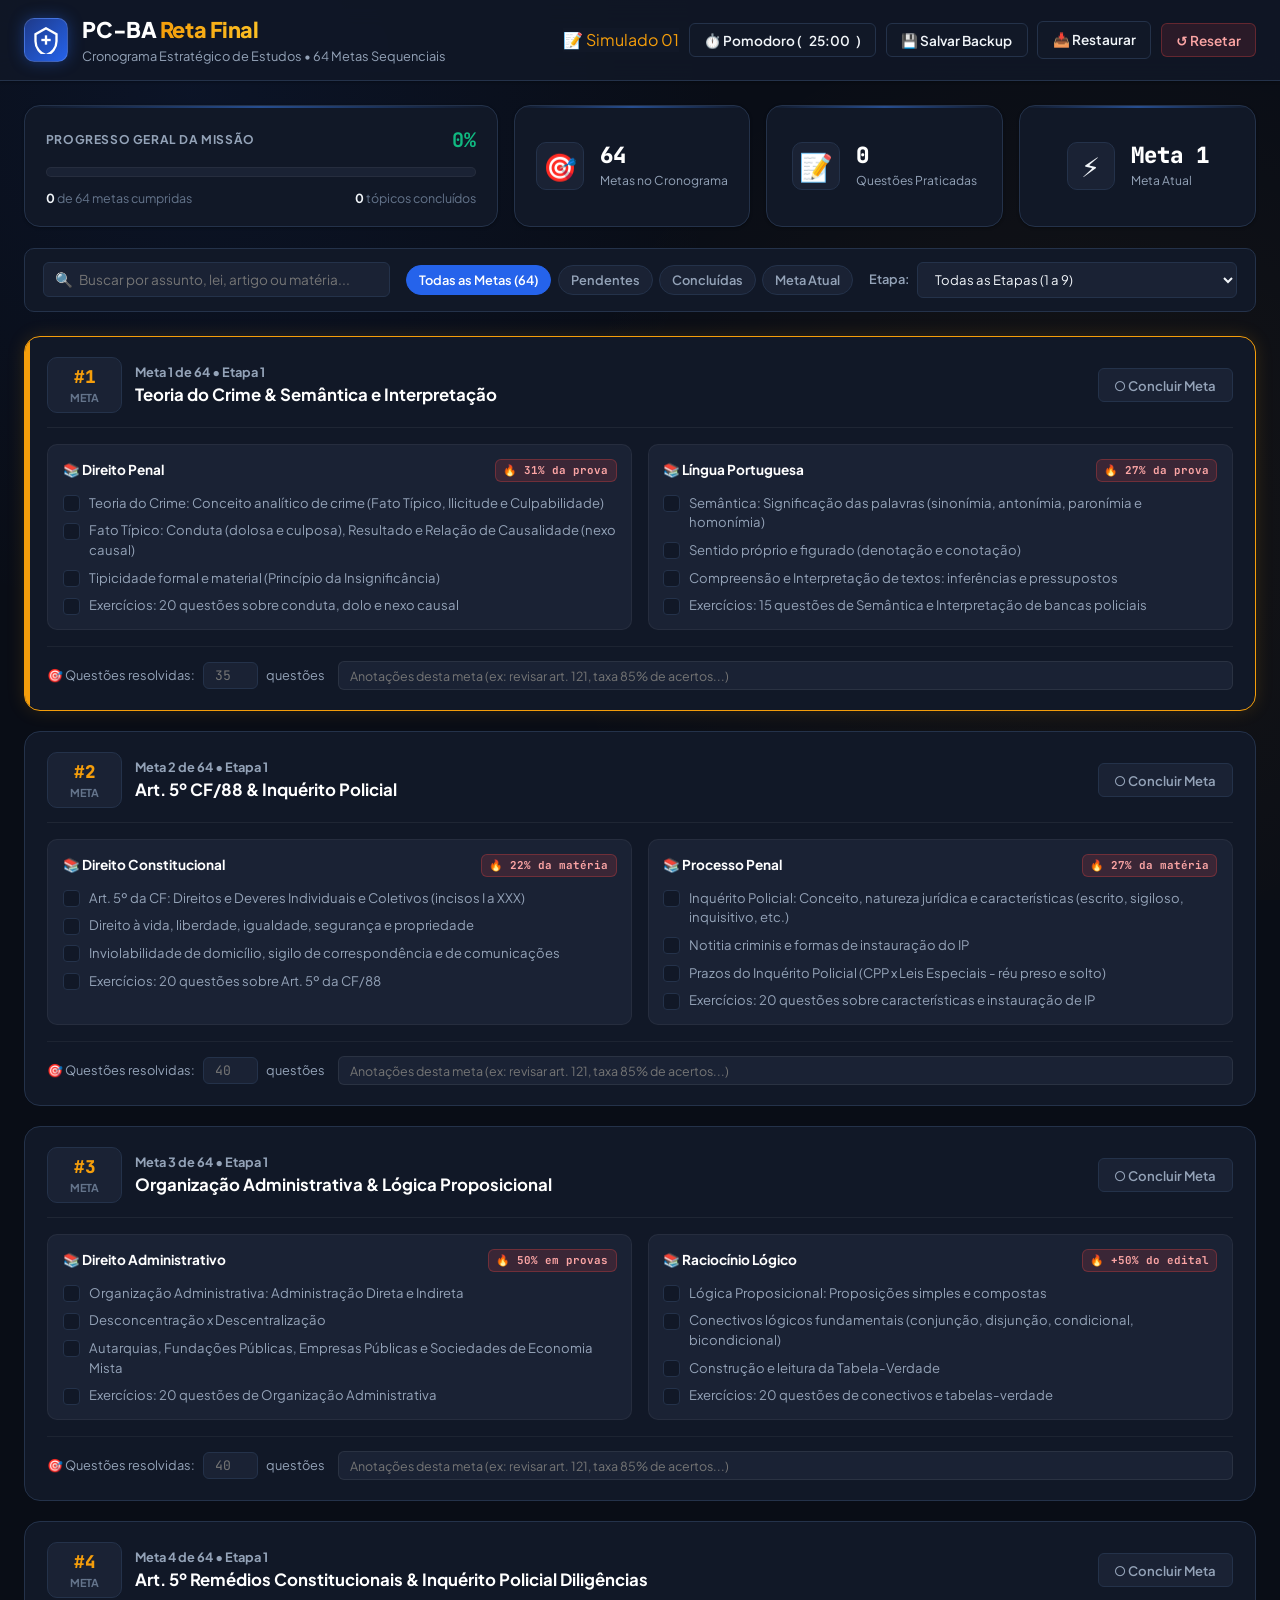
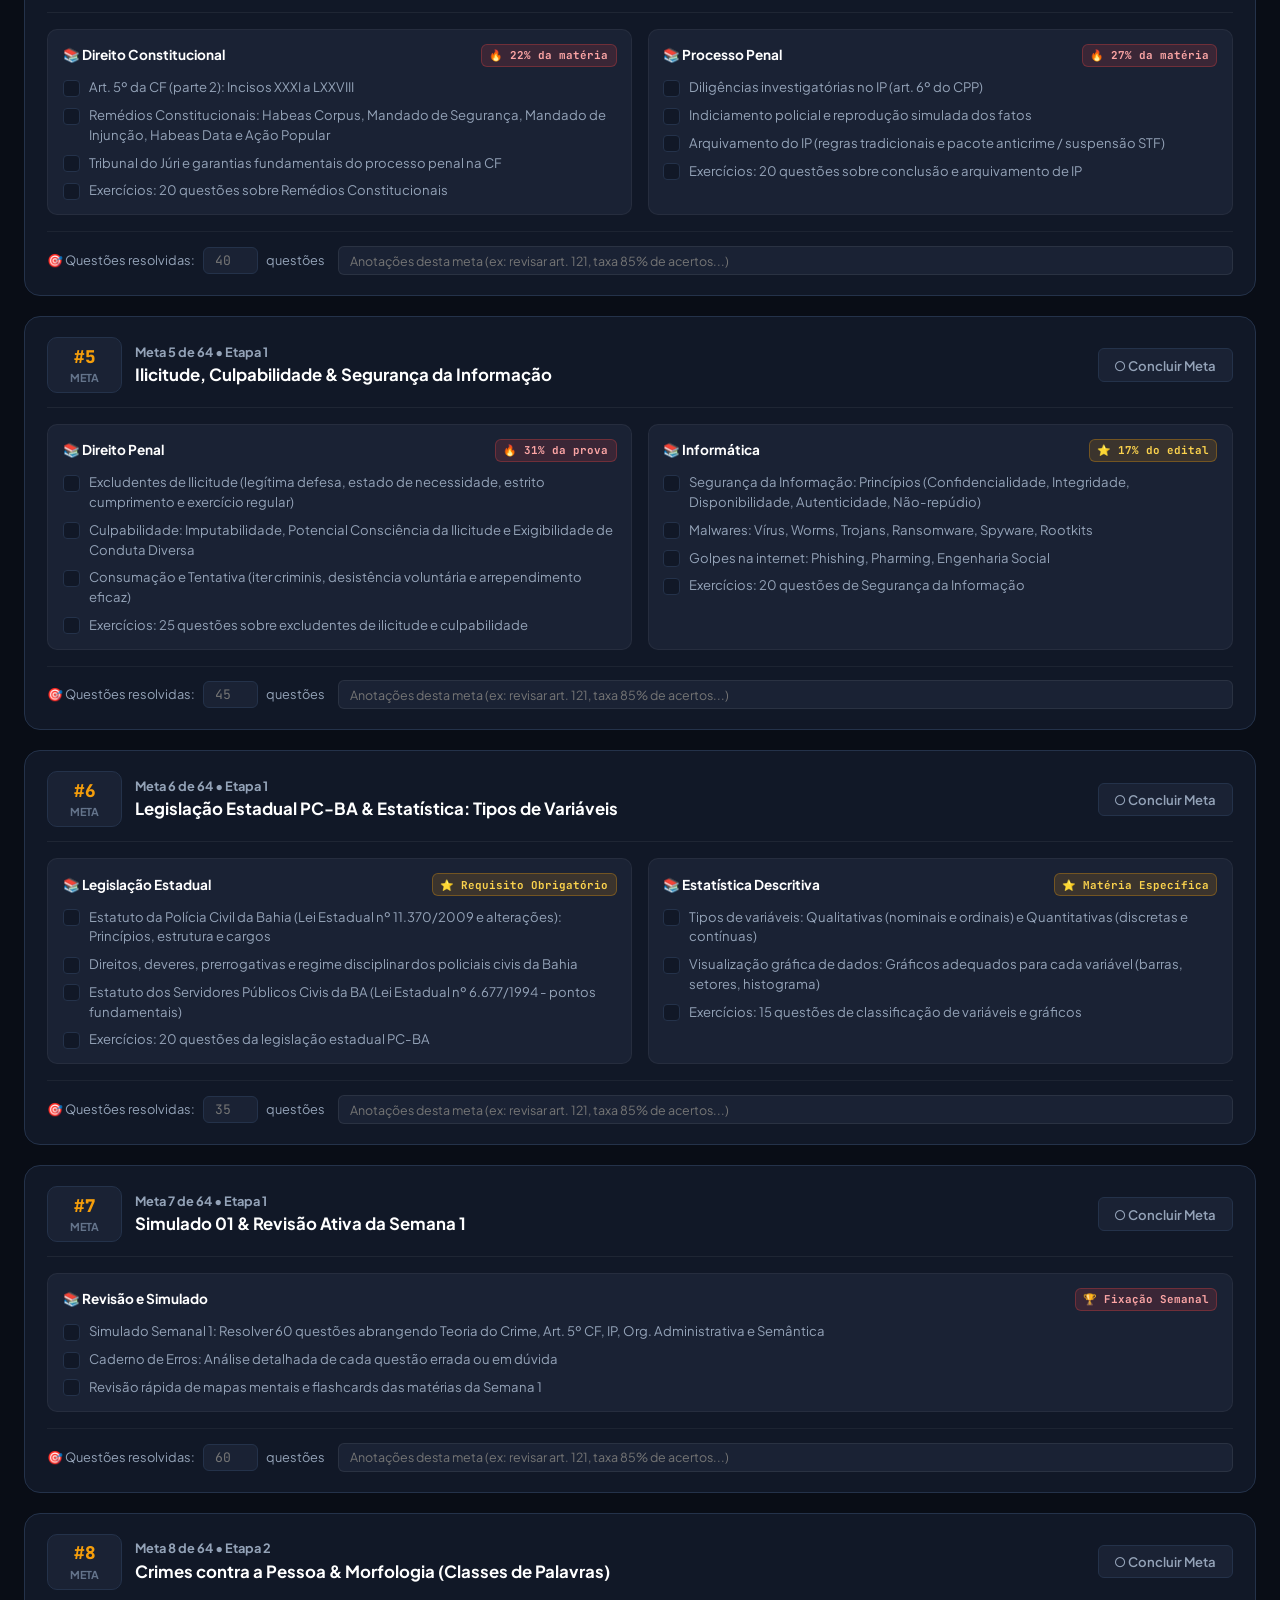
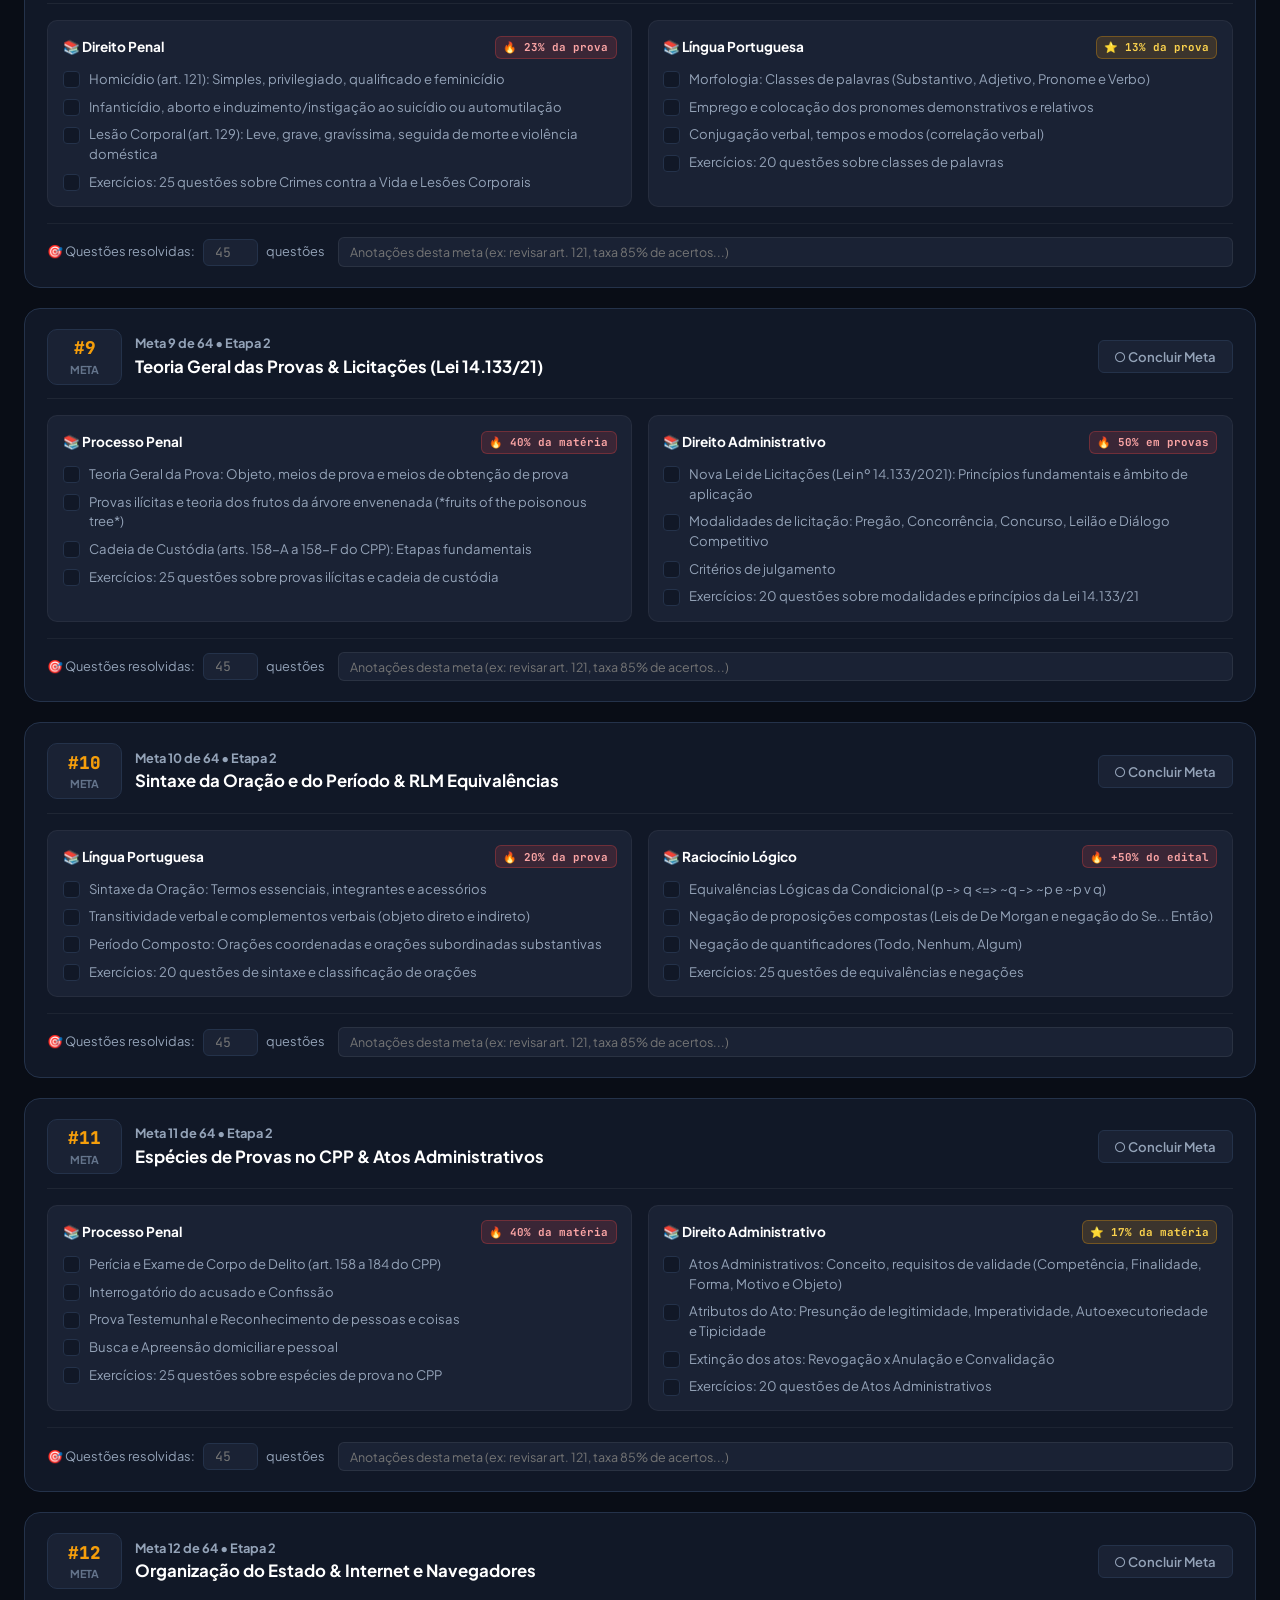
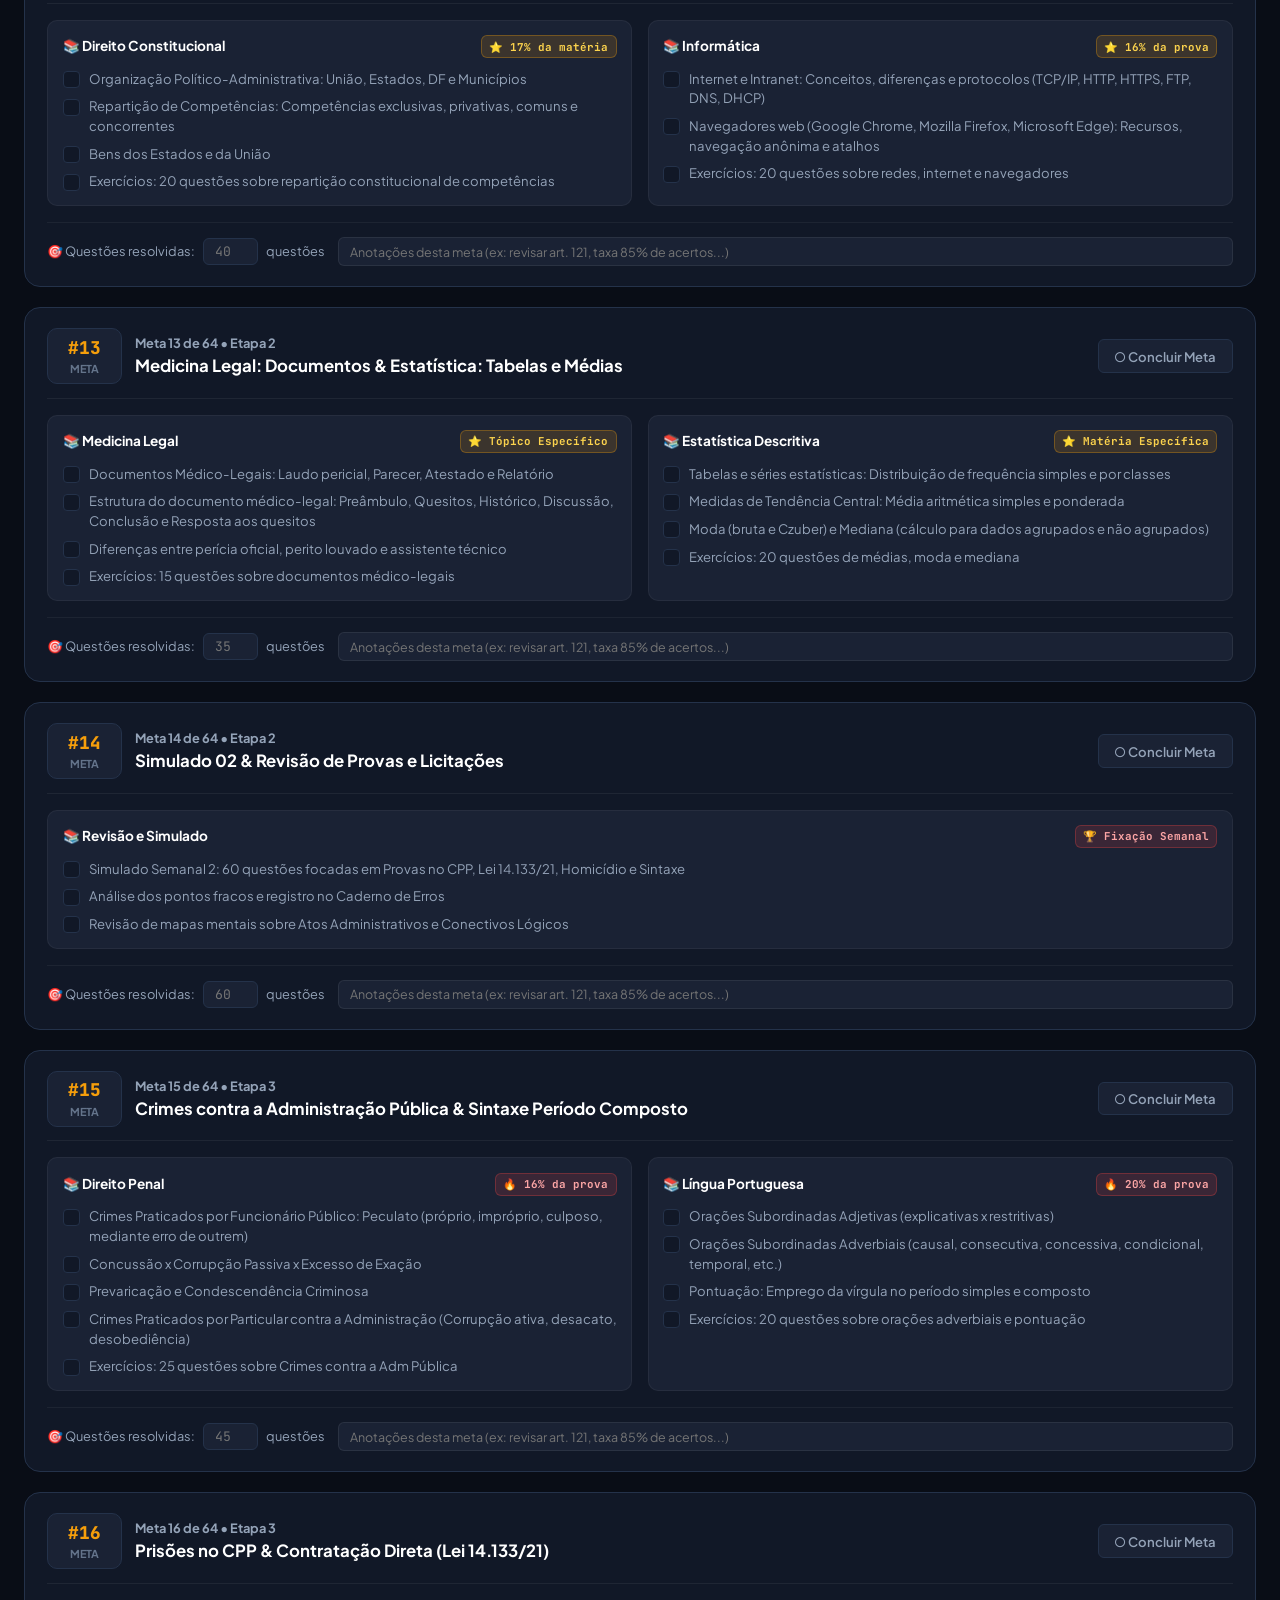
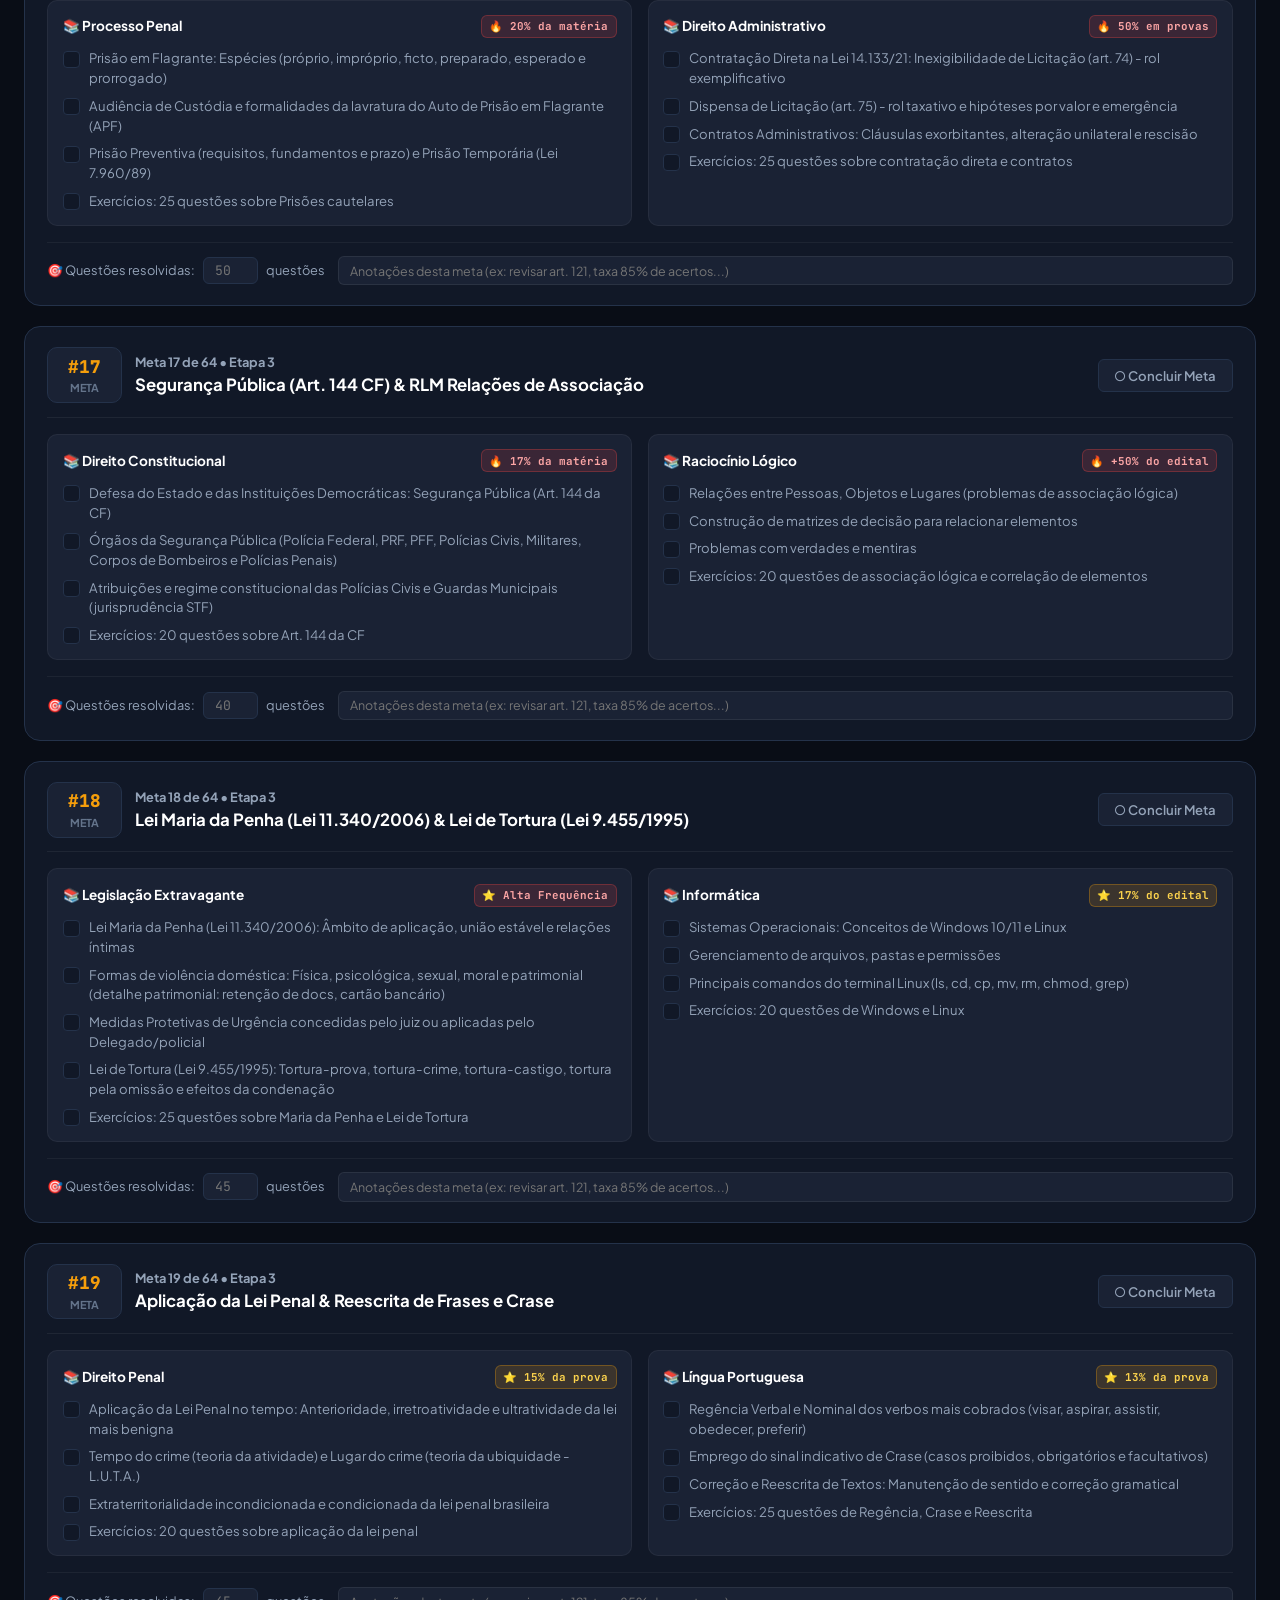
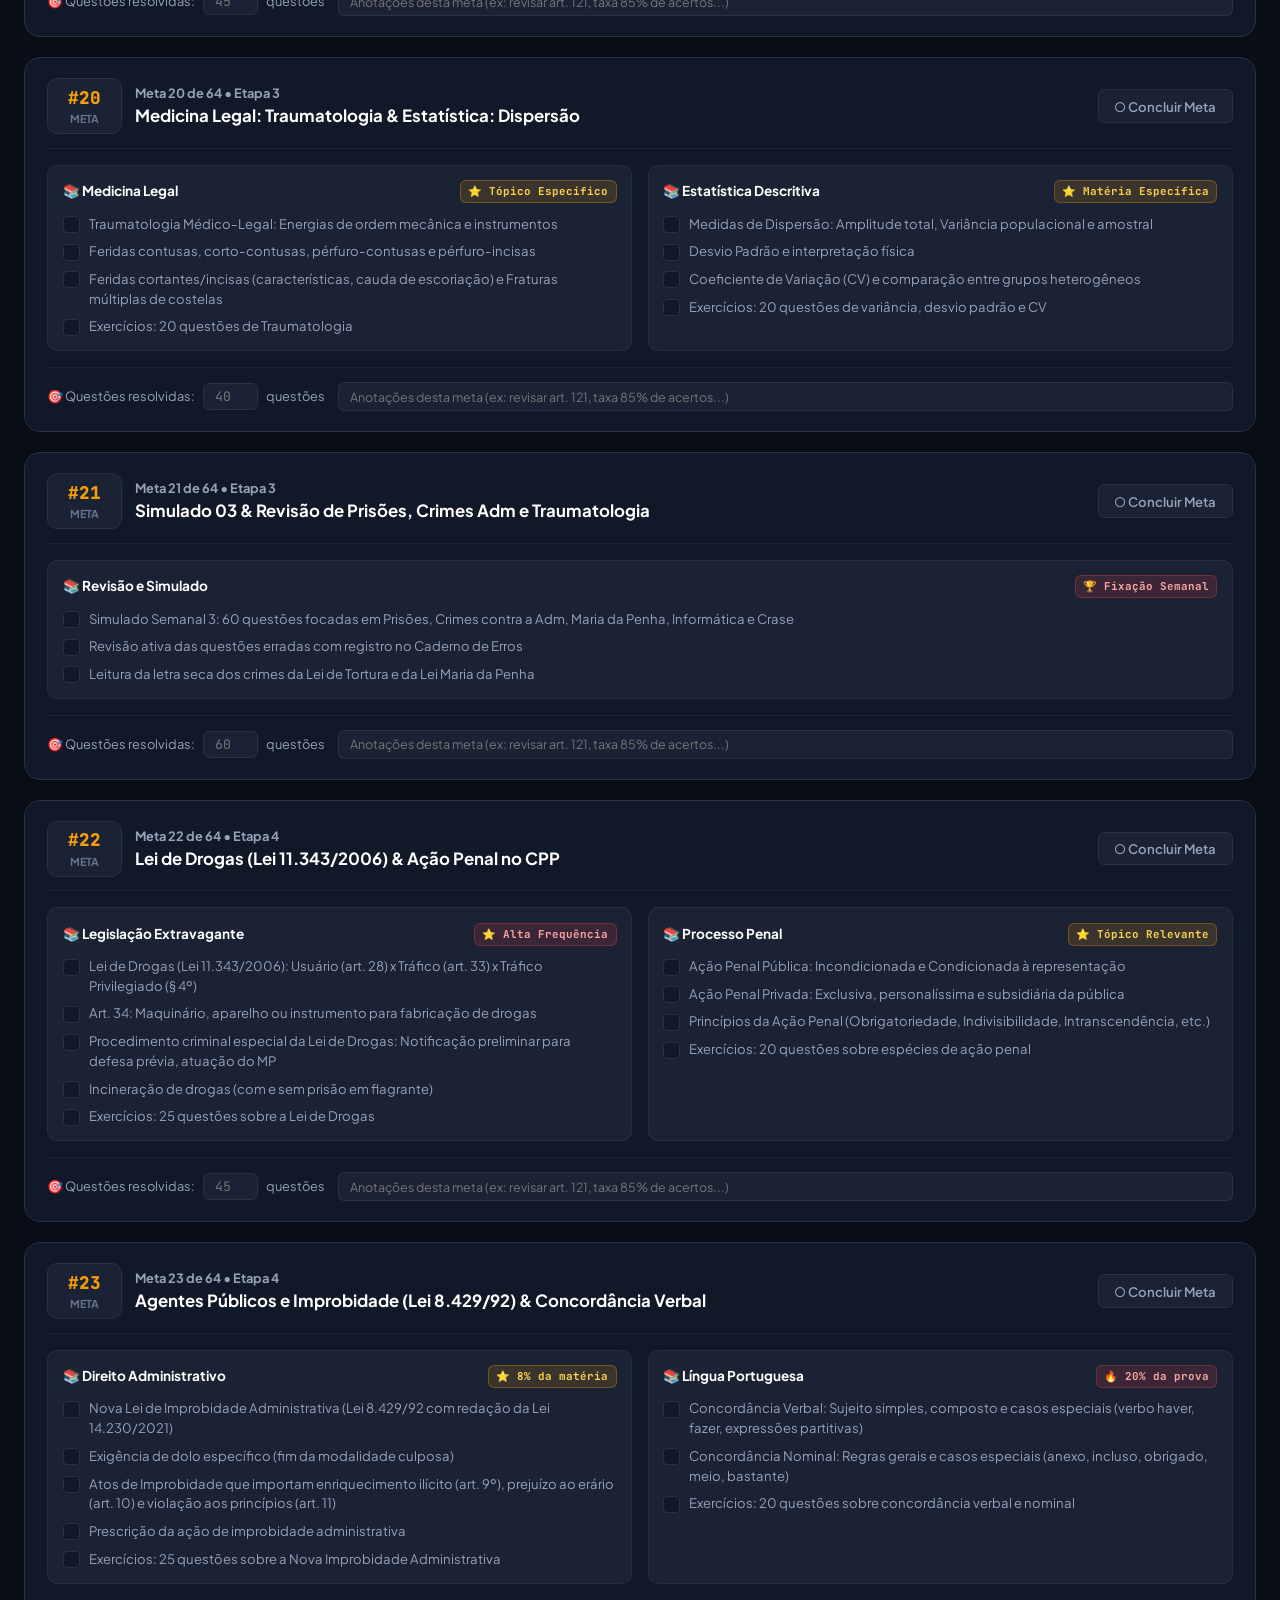
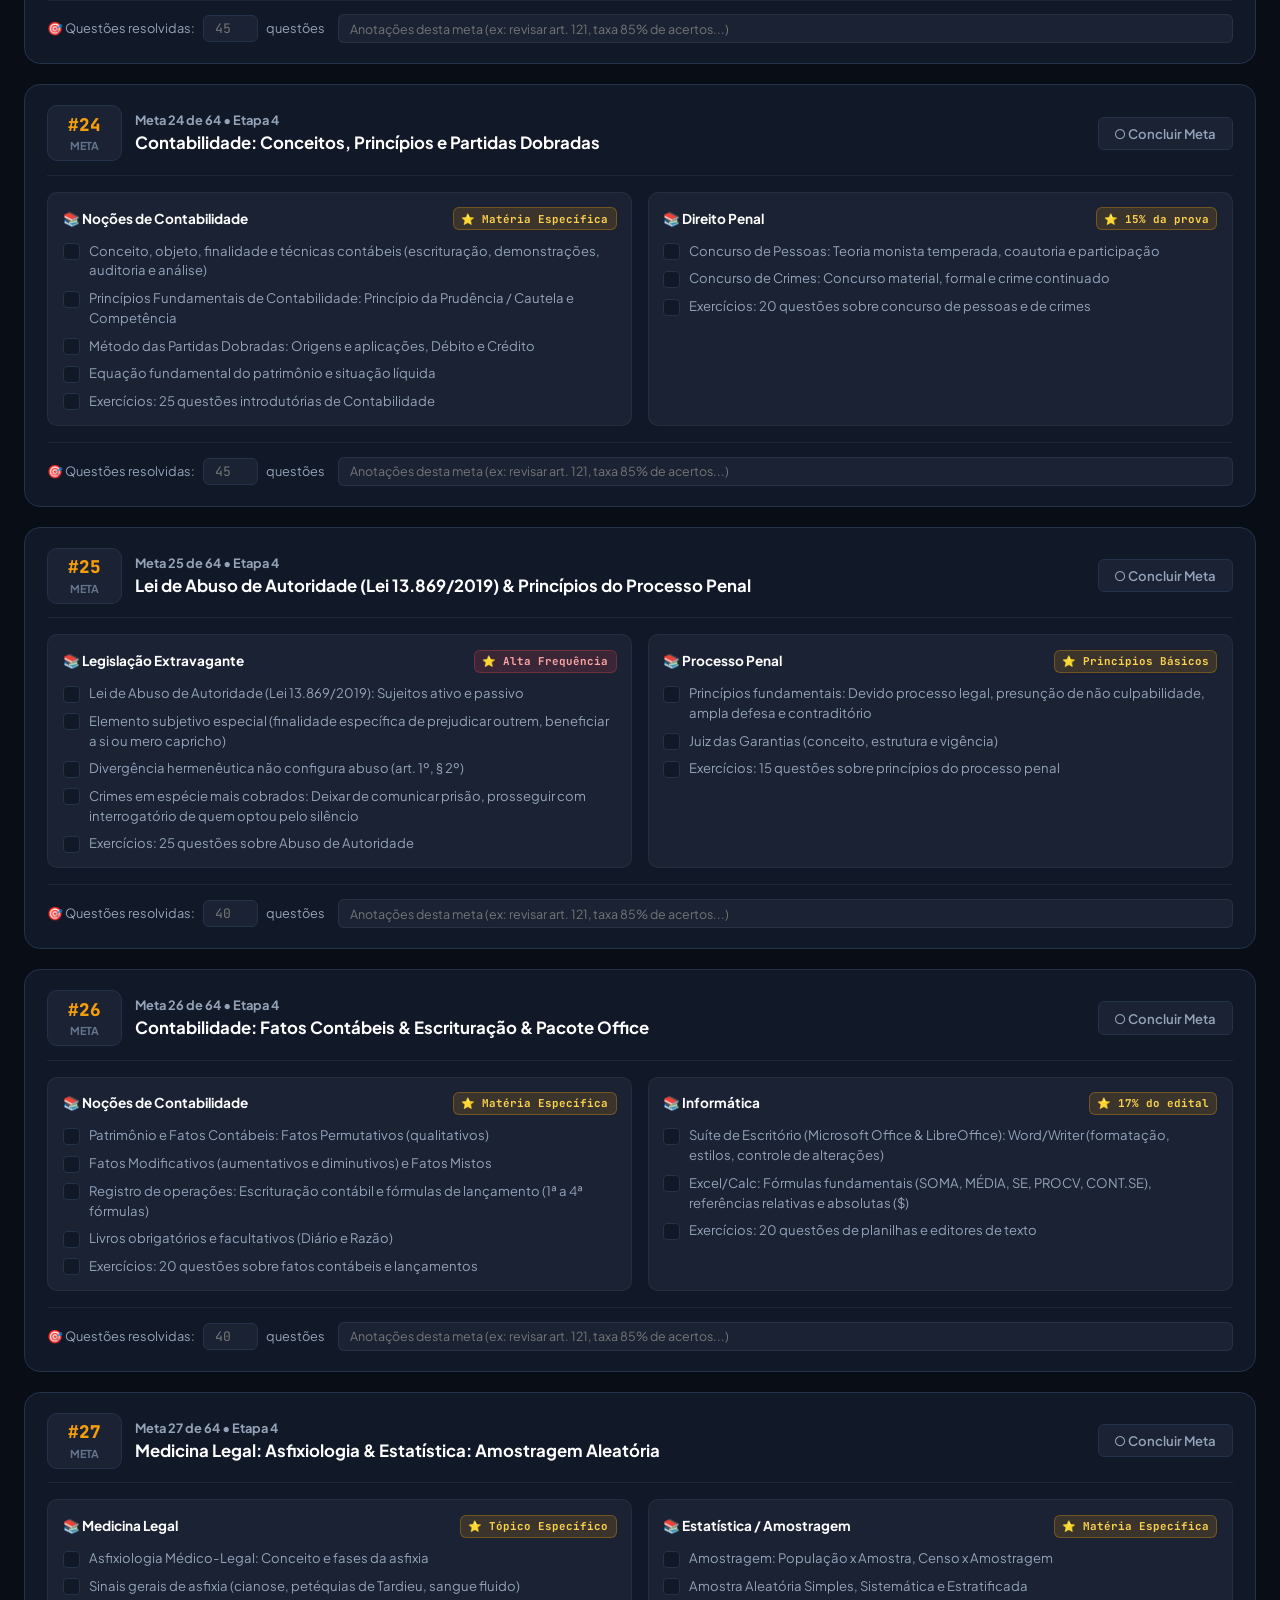
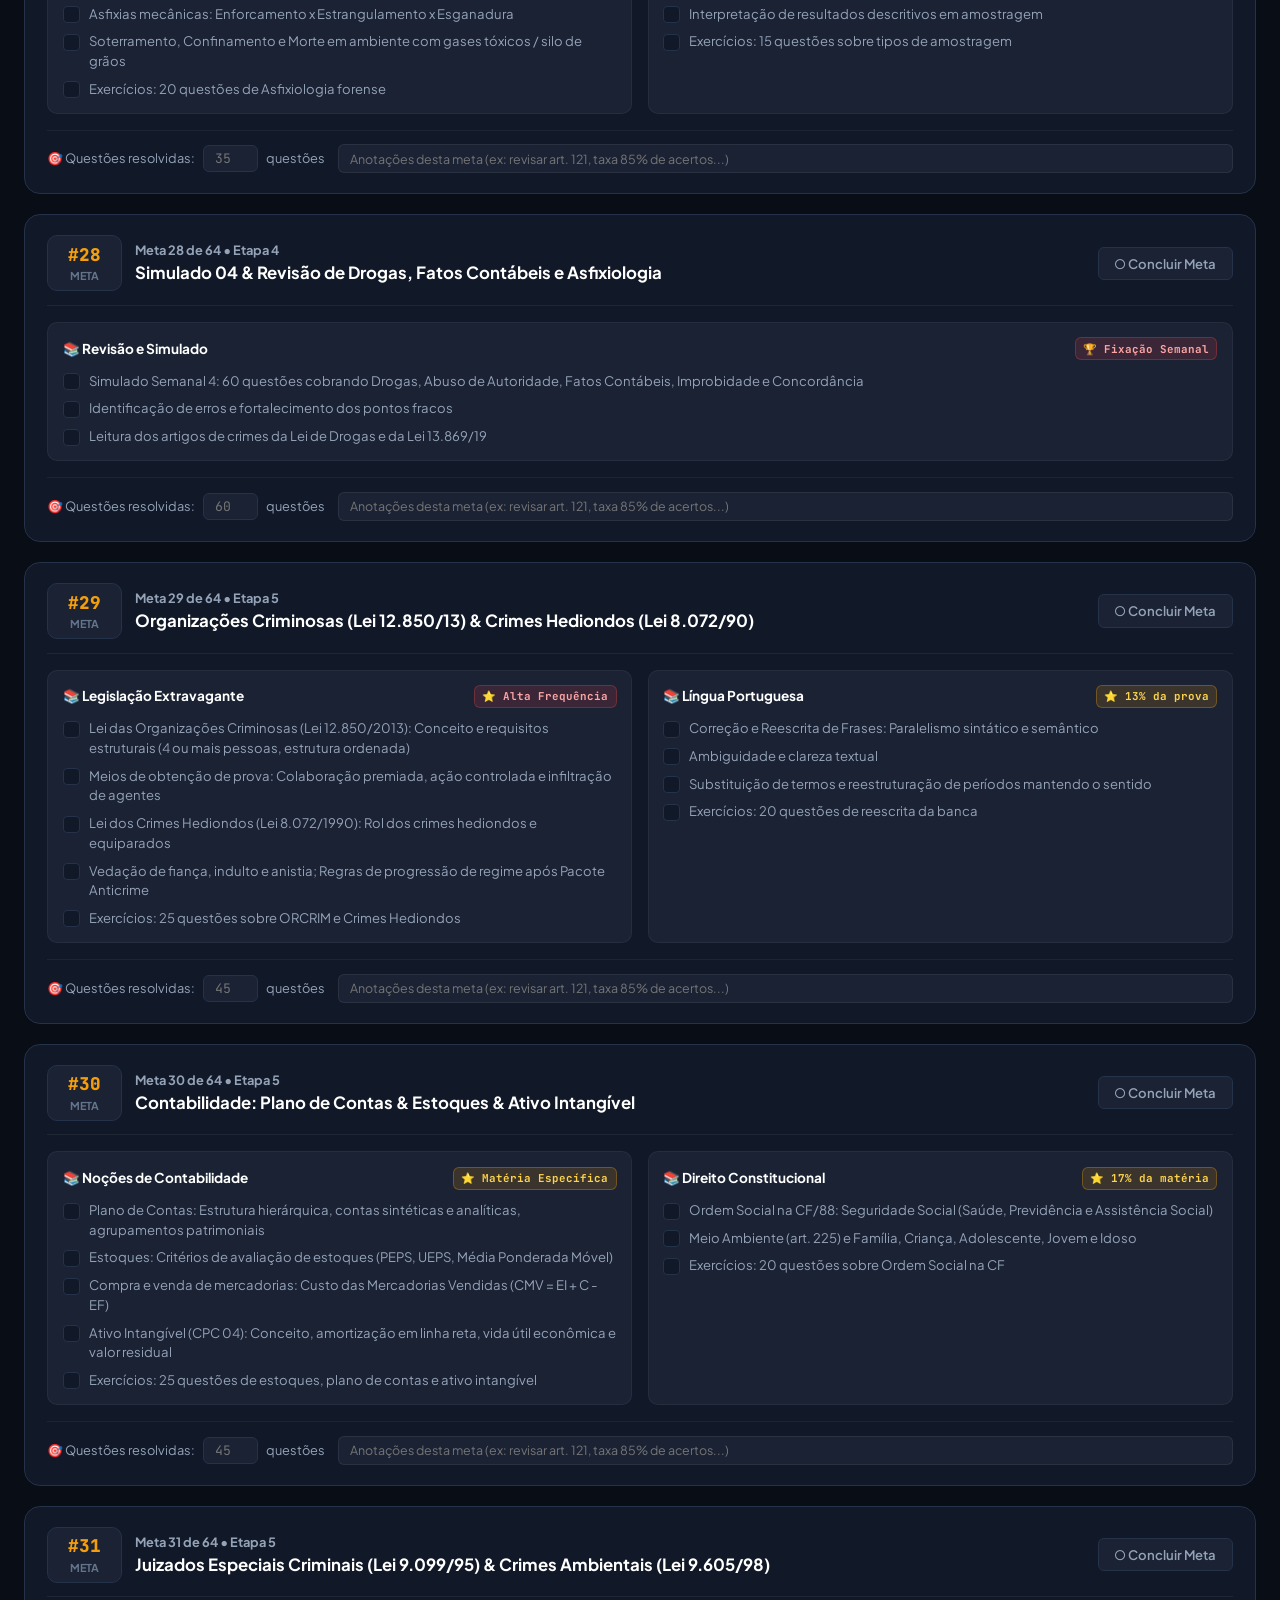
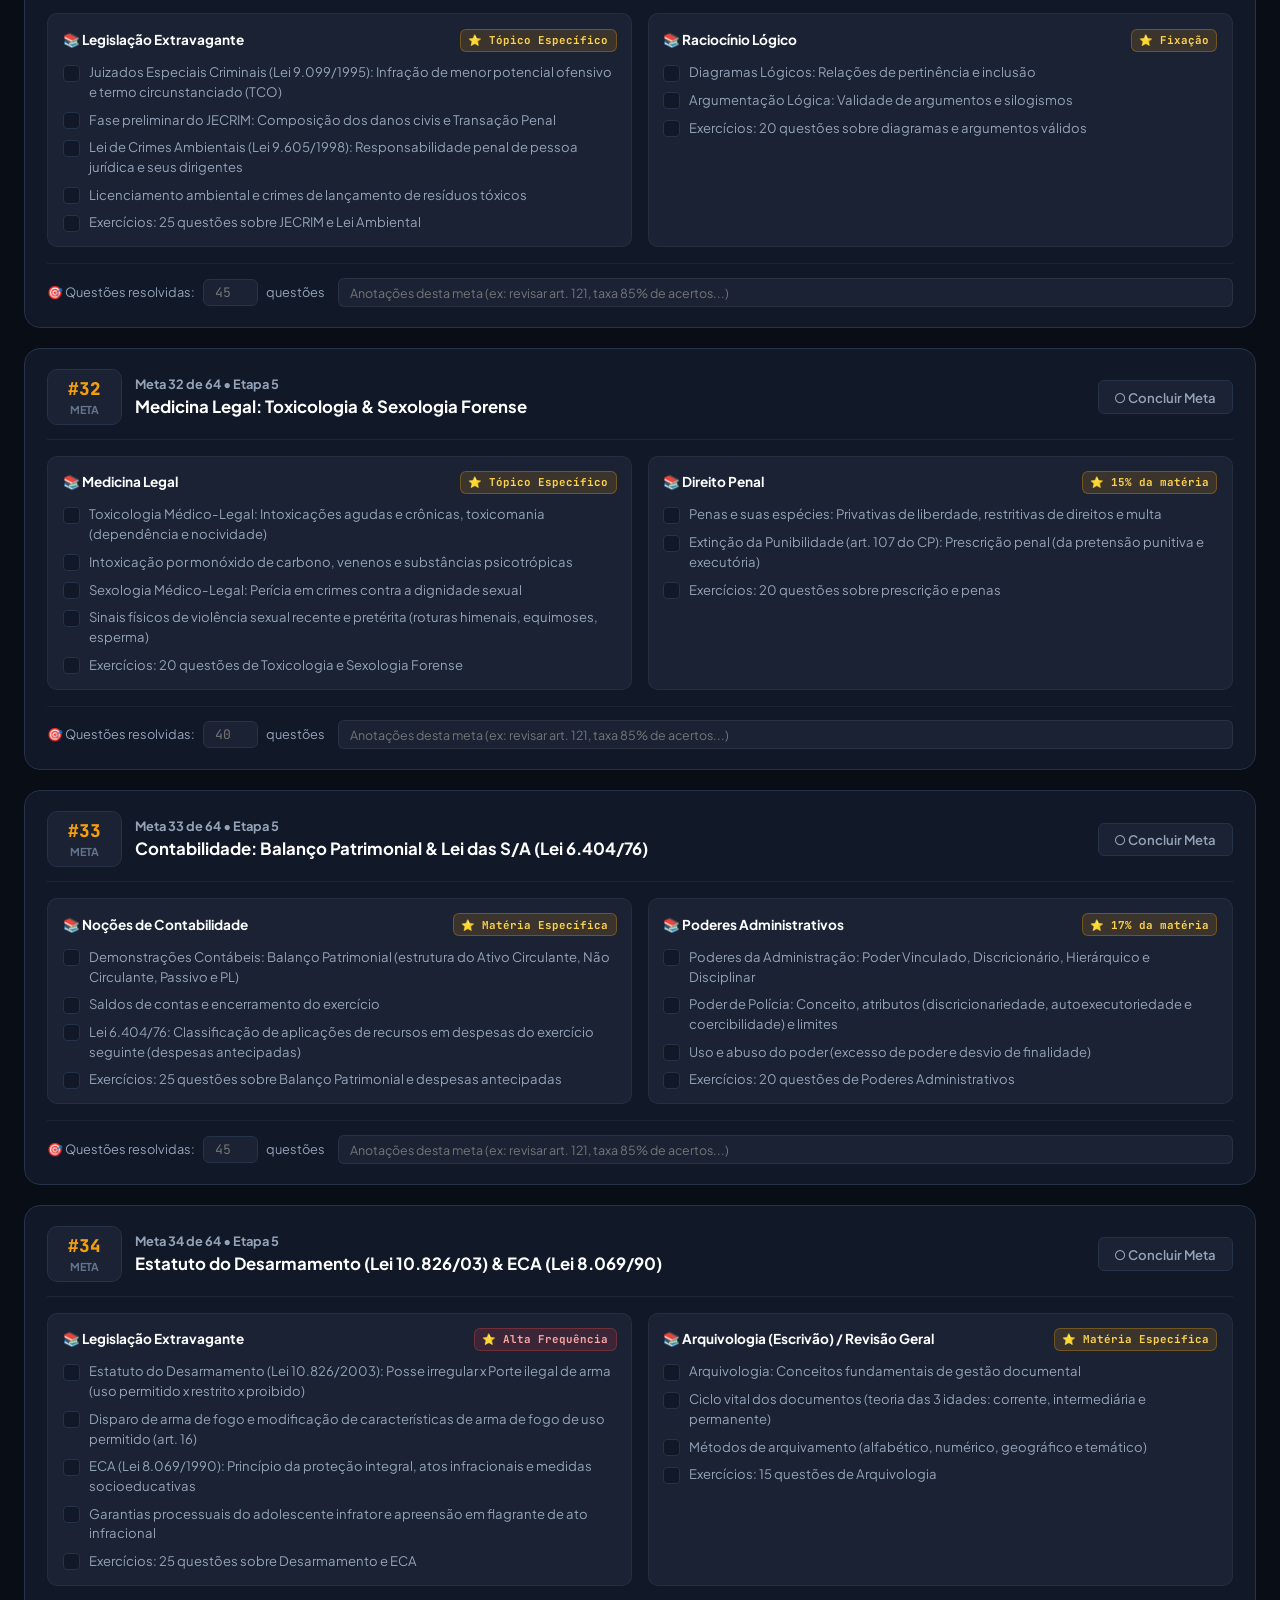
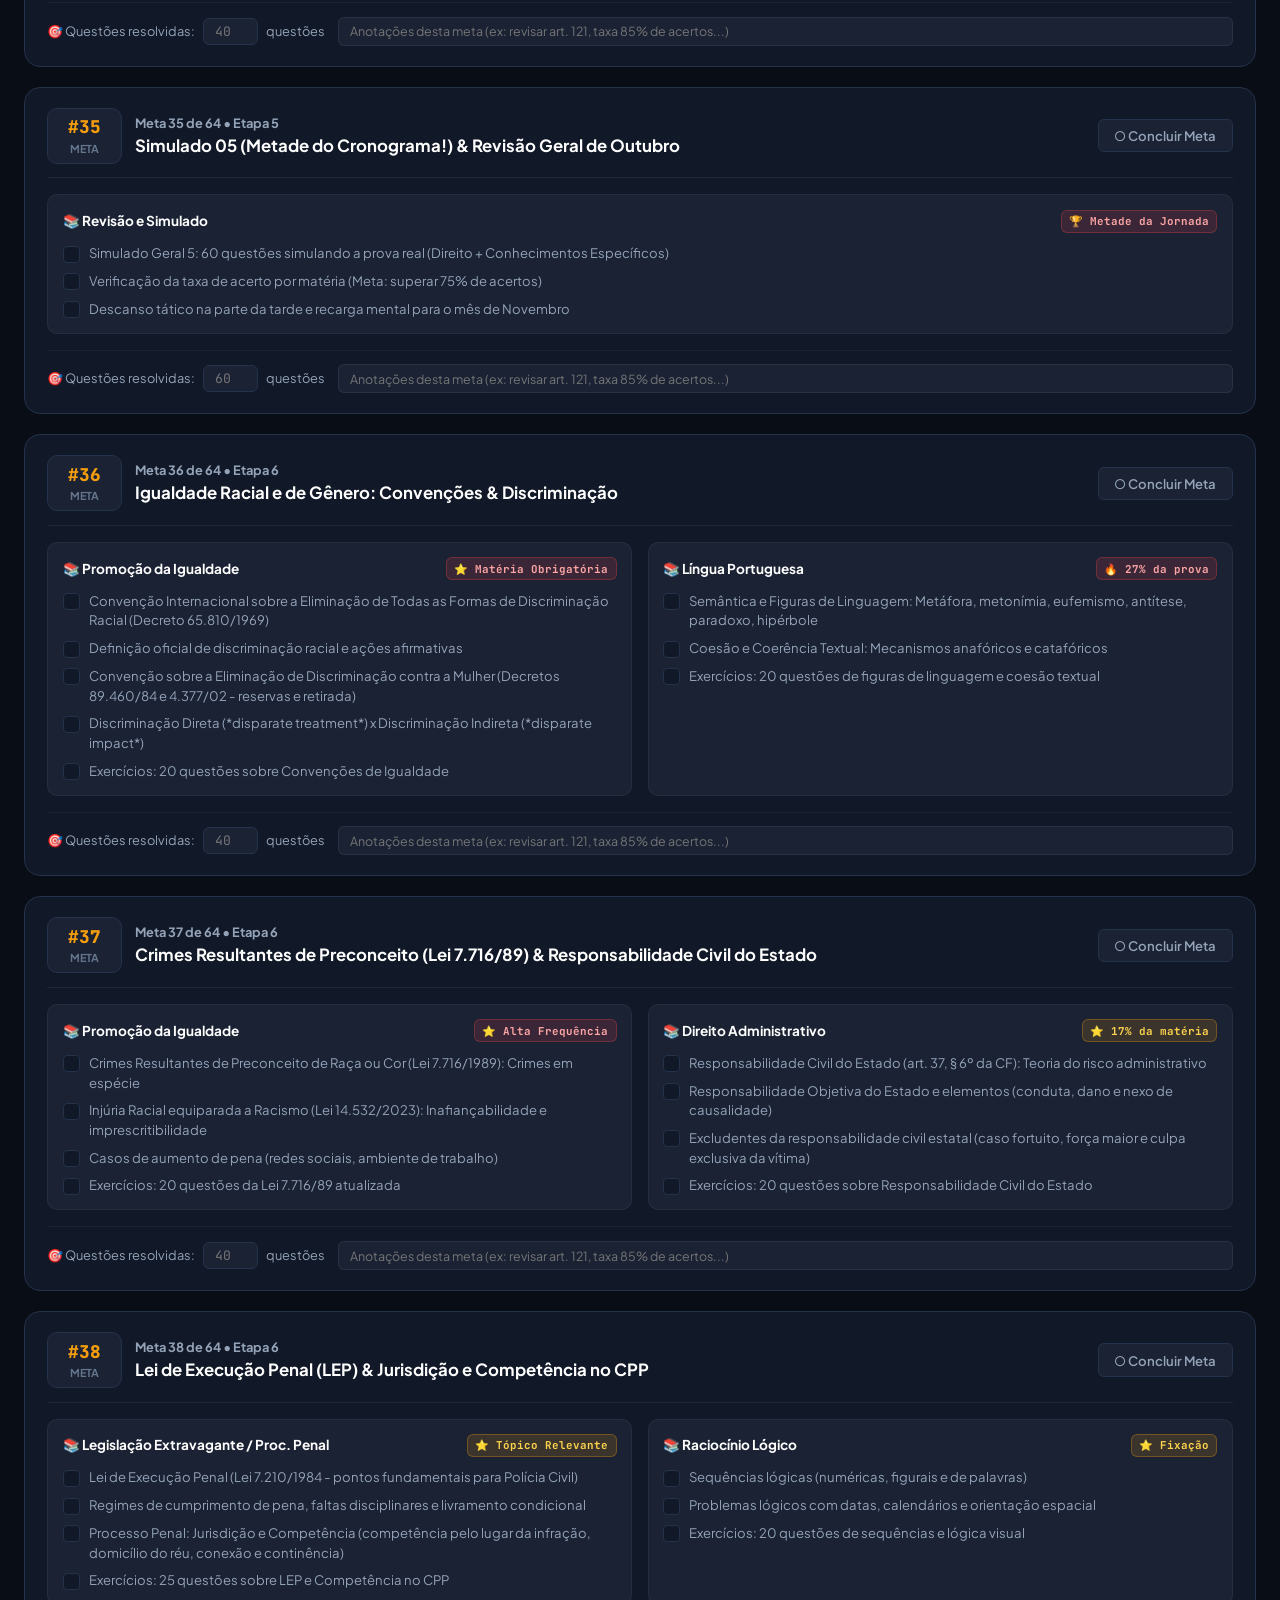
<file: index.html>
<!DOCTYPE html>
<html lang="pt-BR">
<head>
  <meta charset="UTF-8">
  <meta name="viewport" content="width=device-width, initial-scale=1.0">
  <title>Cronograma Tático PC-BA | Reta Final</title>
  <link rel="preconnect" href="https://fonts.googleapis.com">
  <link rel="preconnect" href="https://fonts.gstatic.com" crossorigin>
  <link href="https://fonts.googleapis.com/css2?family=Plus+Jakarta+Sans:wght@400;500;600;700;800&family=JetBrains+Mono:wght@500;700&display=swap" rel="stylesheet">
  <link rel="stylesheet" href="style.css">
</head>
<body>
  <!-- Cabeçalho Principal -->
  <header class="app-header">
    <div class="header-container">
      <div class="brand">
        <div class="badge-icon">
          <svg viewBox="0 0 24 24" width="28" height="28" fill="none" stroke="currentColor" stroke-width="2">
            <path d="M12 2L3 7v6c0 5.55 3.84 10.74 9 12 5.16-1.26 9-6.45 9-12V7l-9-5z"/>
            <path d="M12 8v8"/>
            <path d="M8 12h8"/>
          </svg>
        </div>
        <div>
          <h1>PC-BA <span>Reta Final</span></h1>
          <p class="subtitle">Cronograma Estratégico de Estudos • 64 Metas Sequenciais</p>
        </div>
      </div>

      <!-- Ações do Header -->
      <div class="header-actions">
        <a href="simulado-01/index.html" class="btn-secondary" style="text-decoration:none; border-color: var(--accent-gold); color: var(--accent-gold);" title="Abrir Ambiente do Simulado 01">
          📝 Simulado 01
        </a>
        <button id="pomodoroBtn" class="btn-secondary" title="Abrir Pomodoro Timer">
          ⏱️ Pomodoro (<span id="timerDisplay">25:00</span>)
        </button>
        <button id="exportBtn" class="btn-secondary" title="Exportar Backup dos seus Dados">
          💾 Salvar Backup
        </button>
        <label class="btn-secondary file-label" title="Restaurar progresso salvo">
          📥 Restaurar
          <input type="file" id="importInput" accept=".json" style="display: none;">
        </label>
        <button id="resetBtn" class="btn-danger" title="Reiniciar Progresso">
          ↺ Resetar
        </button>
      </div>
    </div>
  </header>

  <!-- Painel de Métricas e Progresso -->
  <section class="dashboard-section">
    <div class="dashboard-grid">
      <!-- Card Progresso Geral -->
      <div class="metric-card progress-card">
        <div class="card-header">
          <span class="card-title">PROGRESSO GERAL DA MISSÃO</span>
          <span class="progress-percent" id="overallPercent">0%</span>
        </div>
        <div class="progress-bar-bg">
          <div class="progress-bar-fill" id="overallProgressBar" style="width: 0%;"></div>
        </div>
        <div class="progress-stats">
          <span><strong id="completedDaysCount">0</strong> de 64 metas cumpridas</span>
          <span><strong id="completedTasksCount">0</strong> tópicos concluídos</span>
        </div>
      </div>

      <!-- Card Total de Metas -->
      <div class="metric-card mini-card">
        <div class="metric-icon">🎯</div>
        <div class="metric-content">
          <div class="metric-value" id="daysRemaining">64</div>
          <div class="metric-label">Metas no Cronograma</div>
        </div>
      </div>

      <!-- Card Questões Resolvidas -->
      <div class="metric-card mini-card">
        <div class="metric-icon">📝</div>
        <div class="metric-content">
          <div class="metric-value" id="totalQuestionsSolved">0</div>
          <div class="metric-label">Questões Praticadas</div>
        </div>
      </div>

      <!-- Card Ritmo Atual -->
      <div class="metric-card mini-card">
        <div class="metric-icon">⚡</div>
        <div class="metric-content">
          <div class="metric-value" id="currentStreak">Meta 1</div>
          <div class="metric-label">Meta Atual</div>
        </div>
      </div>
    </div>
  </section>

  <!-- Modal do Pomodoro Timer -->
  <div id="pomodoroModal" class="modal-overlay hidden">
    <div class="modal-box">
      <div class="modal-header">
        <h3>⏱️ Temporizador Tático Pomodoro</h3>
        <button id="closePomodoro" class="btn-icon">&times;</button>
      </div>
      <div class="modal-body">
        <div class="timer-circle">
          <div class="timer-time" id="modalTimerDisplay">25:00</div>
          <div class="timer-mode" id="timerMode">Foco Total</div>
        </div>
        <div class="timer-controls">
          <button id="startTimerBtn" class="btn-primary">Iniciar</button>
          <button id="pauseTimerBtn" class="btn-secondary">Pausar</button>
          <button id="resetTimerBtn" class="btn-secondary">Reiniciar</button>
        </div>
        <div class="timer-modes">
          <button class="mode-btn active" data-time="25">Foco (25 min)</button>
          <button class="mode-btn" data-time="50">Foco Intenso (50 min)</button>
          <button class="mode-btn" data-time="5">Pausa Curta (5 min)</button>
          <button class="mode-btn" data-time="15">Pausa Longa (15 min)</button>
        </div>
      </div>
    </div>
  </div>

  <!-- Barra de Filtros e Busca -->
  <section class="controls-section">
    <div class="controls-container">
      <!-- Busca rápida -->
      <div class="search-box">
        <span class="search-icon">🔍</span>
        <input type="text" id="searchInput" placeholder="Buscar por assunto, lei, artigo ou matéria...">
      </div>

      <!-- Filtros Rápidos -->
      <div class="filter-group">
        <button class="filter-chip active" data-filter="all">Todas as Metas (64)</button>
        <button class="filter-chip" data-filter="pending">Pendentes</button>
        <button class="filter-chip" data-filter="completed">Concluídas</button>
        <button class="filter-chip" data-filter="current">Meta Atual</button>
      </div>

      <!-- Seletor de Etapas -->
      <div class="week-selector">
        <label for="weekSelect">Etapa:</label>
        <select id="weekSelect">
          <option value="all">Todas as Etapas (1 a 9)</option>
          <option value="1">Etapa 1: Fundamentos de Alto Peso</option>
          <option value="2">Etapa 2: Provas, Sintaxe e Crimes</option>
          <option value="3">Etapa 3: Licitações, Prisões e Informática</option>
          <option value="4">Etapa 4: Contabilidade 1, Drogas e Ação Penal</option>
          <option value="5">Etapa 5: Medicina Legal 1 e Contabilidade 2</option>
          <option value="6">Etapa 6: Igualdade Racial, Medicina 2 e RLM</option>
          <option value="7">Etapa 7: Aprofundamento dos Tópicos +40%</option>
          <option value="8">Etapa 8: Reta Final - Questões & Leis Secas</option>
          <option value="9">Etapa 9: Revisão Geral de Véspera & Fixação</option>
        </select>
      </div>
    </div>
  </section>

  <!-- Grade de Dias do Cronograma -->
  <main class="timeline-container">
    <div id="daysList" class="days-list">
      <!-- Inserido dinamicamente via app.js -->
    </div>
  </main>

  <!-- Rodapé -->
  <footer class="app-footer">
    <div class="footer-container">
      <p>Polícia Civil do Estado da Bahia • Reta Final de Aprovação</p>
      <p class="footer-sub">Seus dados ficam 100% salvos no seu navegador localmente. Não esqueça de gerar backups periódicos pelo botão "Salvar Backup".</p>
    </div>
  </footer>

  <script src="app.js"></script>
</body>
</html>
</file>
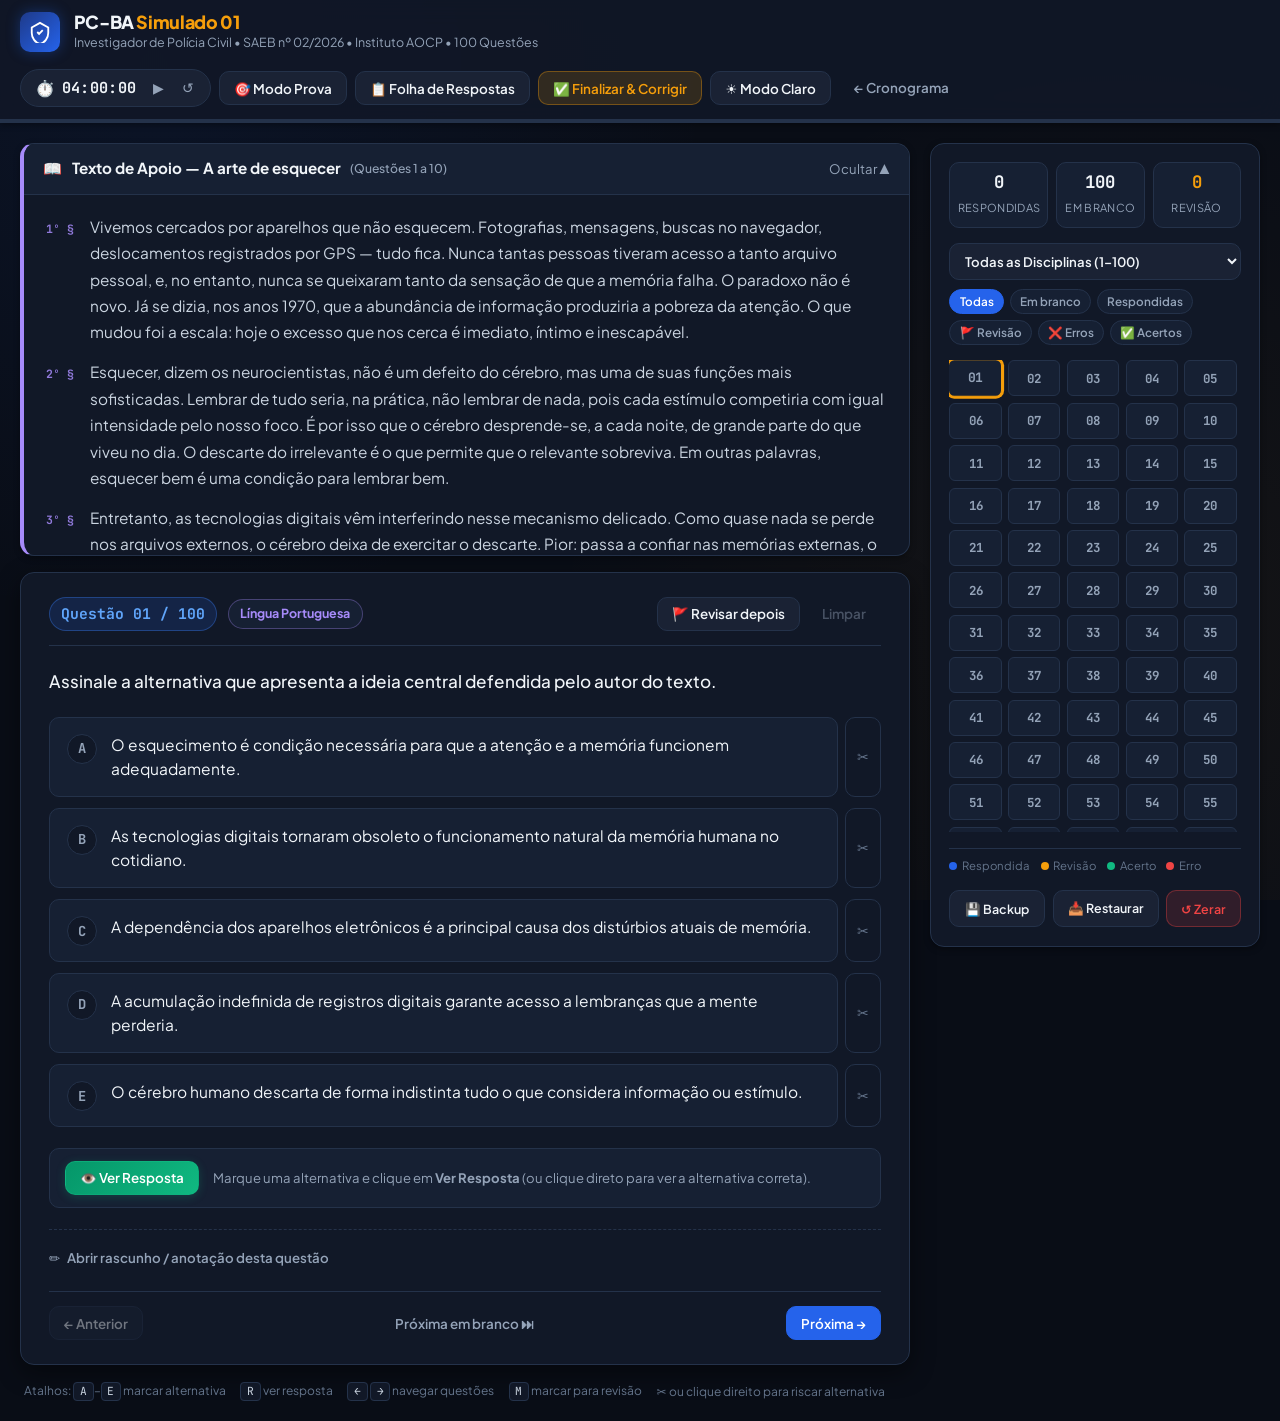
<file: simulado-01/index.html>
<!DOCTYPE html>
<html lang="pt-BR">
<head>
  <meta charset="UTF-8">
  <meta name="viewport" content="width=device-width, initial-scale=1.0">
  <title>Simulado 01 — Investigador PC-BA | Ambiente de Prova</title>
  <link rel="preconnect" href="https://fonts.googleapis.com">
  <link rel="preconnect" href="https://fonts.gstatic.com" crossorigin>
  <link href="https://fonts.googleapis.com/css2?family=Plus+Jakarta+Sans:wght@400;500;600;700;800&family=JetBrains+Mono:wght@500;700&display=swap" rel="stylesheet">
  <link rel="stylesheet" href="simulado.css">
</head>
<body>
  <!-- Cabeçalho -->
  <header class="exam-header">
    <div class="header-inner">
      <div class="brand-group">
        <div class="badge-shield" aria-hidden="true">
          <svg viewBox="0 0 24 24" width="22" height="22" fill="none" stroke="currentColor" stroke-width="2">
            <path d="M12 2L3 7v6c0 5.55 3.84 10.74 9 12 5.16-1.26 9-6.45 9-12V7l-9-5z"/>
            <path d="M9 12l2 2 4-4"/>
          </svg>
        </div>
        <div>
          <h1>PC-BA <span>Simulado 01</span></h1>
          <p class="brand-sub">Investigador de Polícia Civil • SAEB nº 02/2026 • Instituto AOCP • 100 Questões</p>
        </div>
      </div>

      <div class="header-controls">
        <!-- Cronômetro 4h -->
        <div class="timer-widget" id="timerWidget" title="Tempo oficial da prova: 04h00min">
          <span>⏱️</span>
          <span class="timer-readout" id="timerDisplay">04:00:00</span>
          <button class="timer-btn" id="toggleTimerBtn" title="Iniciar / Pausar cronômetro">▶</button>
          <button class="timer-btn" id="resetTimerBtn" title="Reiniciar cronômetro">↺</button>
        </div>

        <button class="btn btn-secondary" id="studyModeBtn" title="No Modo Estudo, você pode conferir o gabarito comentado de cada questão logo após responder">
          🎯 Modo Prova
        </button>

        <button class="btn btn-secondary" id="openSheetBtn" title="Ver Folha de Respostas completa">
          📋 Folha de Respostas
        </button>

        <button class="btn btn-gold" id="openGabaritoBtn" title="Corrigir o simulado com o Gabarito Oficial Comentado">
          ✅ Finalizar &amp; Corrigir
        </button>

        <button class="btn btn-secondary" id="themeToggleBtn" title="Alternar entre Modo Escuro e Modo Papel Claro">
          ☀️ Modo Claro
        </button>

        <a class="btn btn-ghost" href="../index.html" title="Voltar ao Cronograma PC-BA">
          ← Cronograma
        </a>
      </div>
    </div>
    <div class="top-progress-track">
      <div class="top-progress-fill" id="topProgressBar"></div>
    </div>
  </header>

  <!-- Área Principal -->
  <main class="exam-layout">
    <!-- Banner de Resultado (aparece após correção com gabarito) -->
    <section class="graded-banner hidden" id="gradedBanner">
      <div class="graded-stats" id="gradedBannerStats"></div>
      <div style="display:flex; gap:0.5rem; flex-wrap:wrap;">
        <button class="btn btn-success" id="openReportBtn">📊 Ver Relatório por Disciplina</button>
        <button class="btn btn-secondary" id="filterErrorsQuickBtn">🎯 Revisar Erros</button>
        <button class="btn btn-danger" id="clearGradeBtn">Desfazer Correção</button>
      </div>
    </section>

    <!-- Coluna Esquerda: Texto de Apoio + Questão Atual -->
    <section class="question-stage">
      <!-- Texto de Apoio (Língua Portuguesa: Q1–Q10) -->
      <article class="support-text-card hidden" id="supportTextCard">
        <div class="support-text-header" id="supportTextToggle">
          <div class="support-text-title">
            <span>📖</span>
            <span id="supportTextTitle">Texto de Apoio — A arte de esquecer</span>
            <span style="font-size:0.76rem; color:var(--text-muted); font-weight:500;">(Questões 1 a 10)</span>
          </div>
          <span id="supportTextArrow" style="font-size:0.82rem; color:var(--text-muted);">Ocultar ▲</span>
        </div>
        <div class="support-text-body" id="supportTextBody"></div>
      </article>

      <!-- Cartão da Questão -->
      <article class="question-card" id="questionCard">
        <div class="q-meta-bar">
          <div class="q-meta-left">
            <span class="q-number-badge" id="qNumberBadge">Questão 01 / 100</span>
            <span class="discipline-badge" id="qDisciplineBadge">Língua Portuguesa</span>
            <span class="q-status-pill" id="qGradedStatus" style="display:none;"></span>
          </div>

          <div class="q-meta-actions">
            <button class="btn btn-secondary flag-btn" id="flagBtn" title="Marcar questão para revisão posterior (Tecla M)">
              🚩 Revisar depois
            </button>
            <button class="btn btn-ghost" id="clearAnswerBtn" title="Limpar alternativa marcada">
              Limpar
            </button>
          </div>
        </div>

        <div class="q-stem" id="qStem"></div>

        <div class="options-list" id="optionsList" role="radiogroup" aria-label="Alternativas da questão"></div>

        <!-- Botão Ver Resposta da Questão -->
        <div class="q-answer-bar" id="qAnswerBar">
          <button type="button" class="btn btn-reveal" id="revealAnswerBtn" title="Conferir se você acertou ou errou e ver a alternativa correta (Tecla R)">
            👁️ Ver Resposta
          </button>
          <span class="q-answer-hint" id="qAnswerHint">
            Marque uma alternativa e clique em <strong>Ver Resposta</strong> para conferir o gabarito.
          </span>
        </div>

        <!-- Gabarito Comentado (exibido ao clicar em Ver Resposta, no Modo Estudo ou após correção) -->
        <div class="explanation-card hidden" id="explanationCard">
          <div class="explanation-verdict" id="explanationVerdict"></div>
          <div class="explanation-header">
            <span class="explanation-badge" id="explanationBadge">Alternativa correta: A</span>
            <span class="explanation-topic" id="explanationTopic"></span>
          </div>
          <p class="explanation-text" id="explanationText"></p>
        </div>

        <!-- Rascunho / Anotações -->
        <div class="notes-section">
          <button class="notes-toggle" id="notesToggleBtn">
            ✏️ <span id="notesToggleLabel">Abrir rascunho / anotação desta questão</span>
          </button>
          <textarea
            class="notes-area hidden"
            id="notesTextarea"
            placeholder="Use este espaço para cálculos, justificativas ou dúvidas sobre esta questão..."
          ></textarea>
        </div>

        <!-- Navegação Anterior / Próxima -->
        <div class="q-nav-bar">
          <button class="btn btn-secondary" id="prevBtn">← Anterior</button>

          <div class="q-nav-center">
            <button class="btn btn-ghost" id="nextUnansweredBtn" title="Ir para a próxima questão em branco">
              Próxima em branco ⏭
            </button>
          </div>

          <button class="btn btn-primary" id="nextBtn">Próxima →</button>
        </div>
      </article>

      <!-- Dica de Atalhos -->
      <div class="shortcuts-hint">
        <span>Atalhos: <kbd>A</kbd>–<kbd>E</kbd> marcar alternativa</span>
        <span><kbd>R</kbd> ver resposta</span>
        <span><kbd>←</kbd> <kbd>→</kbd> navegar questões</span>
        <span><kbd>M</kbd> marcar para revisão</span>
        <span>✂️ ou clique direito para riscar alternativa</span>
      </div>
    </section>

    <!-- Coluna Direita: Mapa de Questões -->
    <aside class="exam-sidebar">
      <div class="sidebar-stats">
        <div class="stat-mini">
          <strong id="statAnswered">0</strong>
          <span>Respondidas</span>
        </div>
        <div class="stat-mini">
          <strong id="statBlank">100</strong>
          <span>Em branco</span>
        </div>
        <div class="stat-mini">
          <strong id="statFlagged" style="color:var(--accent-gold);">0</strong>
          <span>Revisão</span>
        </div>
      </div>

      <div class="sidebar-filters">
        <select class="discipline-select" id="disciplineFilter" aria-label="Filtrar por disciplina">
          <option value="all">Todas as Disciplinas (1–100)</option>
        </select>

        <div class="filter-pills" id="statusFilterPills">
          <button class="filter-pill active" data-filter="all">Todas</button>
          <button class="filter-pill" data-filter="unanswered">Em branco</button>
          <button class="filter-pill" data-filter="answered">Respondidas</button>
          <button class="filter-pill" data-filter="flagged">🚩 Revisão</button>
          <button class="filter-pill hidden" data-filter="wrong" id="pillWrong">❌ Erros</button>
          <button class="filter-pill hidden" data-filter="correct" id="pillCorrect">✅ Acertos</button>
        </div>
      </div>

      <div class="q-grid-wrap">
        <div class="q-grid" id="questionGrid"></div>
      </div>

      <div class="sidebar-legend">
        <span class="legend-item"><i class="dot dot-answered"></i> Respondida</span>
        <span class="legend-item"><i class="dot dot-flagged"></i> Revisão</span>
        <span class="legend-item"><i class="dot dot-correct"></i> Acerto</span>
        <span class="legend-item"><i class="dot dot-wrong"></i> Erro</span>
      </div>

      <div style="display:flex; gap:0.45rem; flex-wrap:wrap;">
        <button class="btn btn-secondary" style="flex:1; font-size:0.78rem;" id="exportBackupBtn">💾 Backup</button>
        <label class="btn btn-secondary" style="flex:1; font-size:0.78rem; cursor:pointer;">
          📥 Restaurar
          <input type="file" id="importBackupInput" accept=".json" style="display:none;">
        </label>
        <button class="btn btn-danger" style="font-size:0.78rem;" id="resetAllBtn" title="Apagar todas as respostas e reiniciar o simulado">
          ↺ Zerar
        </button>
      </div>
    </aside>
  </main>

  <!-- Modal: Folha de Respostas -->
  <div class="modal-overlay hidden" id="sheetModal">
    <div class="modal-card wide">
      <div class="modal-header">
        <h2>📋 Folha de Respostas — Simulado 01 (1 a 100)</h2>
        <button class="modal-close" data-close="sheetModal">&times;</button>
      </div>
      <div class="modal-body">
        <p style="font-size:0.86rem; color:var(--text-muted);">
          Clique em qualquer linha para ir diretamente à questão correspondente.
        </p>
        <div class="bubble-sheet" id="bubbleSheetContainer"></div>
      </div>
      <div class="modal-footer">
        <button class="btn btn-secondary" id="copyAnswersBtn">📄 Copiar Minhas Respostas</button>
        <button class="btn btn-primary" data-close="sheetModal">Fechar</button>
      </div>
    </div>
  </div>

  <!-- Modal: Confirmar Correção / Gabarito Oficial -->
  <div class="modal-overlay hidden" id="gabaritoModal">
    <div class="modal-card">
      <div class="modal-header">
        <h2>✅ Corrigir Simulado — Gabarito Oficial Comentado</h2>
        <button class="modal-close" data-close="gabaritoModal">&times;</button>
      </div>
      <div class="modal-body">
        <div class="info-callout" id="gabaritoSummaryInfo">
          <strong>Gabarito Oficial Comentado (100 questões) já carregado!</strong><br>
          Clique em <em>Corrigir Simulado Agora</em> para ver sua nota geral, aproveitamento por disciplina e o comentário oficial de todas as questões.
        </div>

        <details class="advanced-gabarito">
          <summary>Editar ou colar outro gabarito manualmente (opcional)</summary>
          <textarea
            class="gabarito-textarea"
            id="gabaritoInput"
            style="margin-top:0.65rem;"
            placeholder="Ex.: 1-A, 2-C, 3-E, 4-B, 5-D..."
          ></textarea>
          <div id="gabaritoParseStatus" style="font-size:0.82rem; color:var(--text-muted); margin-top:0.35rem;"></div>
        </details>
      </div>
      <div class="modal-footer">
        <button class="btn btn-secondary" data-close="gabaritoModal">Voltar à Prova</button>
        <button class="btn btn-success" id="applyGabaritoBtn">✅ Corrigir Simulado Agora</button>
      </div>
    </div>
  </div>

  <!-- Modal: Relatório de Desempenho -->
  <div class="modal-overlay hidden" id="reportModal">
    <div class="modal-card wide">
      <div class="modal-header">
        <h2>📊 Relatório de Desempenho — Simulado 01 PC-BA</h2>
        <button class="modal-close" data-close="reportModal">&times;</button>
      </div>
      <div class="modal-body">
        <div class="report-summary-grid" id="reportSummaryGrid"></div>
        <h3 style="font-size:0.96rem; margin-top:0.4rem;">Aproveitamento por Disciplina</h3>
        <div class="discipline-report-list" id="disciplineReportList"></div>
      </div>
      <div class="modal-footer">
        <button class="btn btn-secondary" id="copyReportBtn">📋 Copiar Resumo</button>
        <button class="btn btn-primary" data-close="reportModal">Fechar</button>
      </div>
    </div>
  </div>

  <!-- Toast -->
  <div class="toast" id="toast"></div>

  <script src="questions.js"></script>
  <script src="gabarito.js"></script>
  <script src="simulado.js"></script>
</body>
</html>
</file>
<file: style.css>
/* ==========================================================================
   Cronograma Tático PC-BA - Estilos Premium & Design Tático
   ========================================================================== */

:root {
  --bg-main: #090d16;
  --bg-card: #111827;
  --bg-card-hover: #162033;
  --bg-input: #1a2234;
  --border-color: #24324a;
  --border-highlight: #3b82f6;

  --primary: #2563eb;
  --primary-hover: #1d4ed8;
  --primary-glow: rgba(37, 99, 235, 0.25);

  --accent-gold: #f59e0b;
  --accent-gold-bg: rgba(245, 158, 11, 0.12);

  --success: #10b981;
  --success-bg: rgba(16, 185, 129, 0.12);
  --success-glow: rgba(16, 185, 129, 0.2);

  --danger: #ef4444;
  --danger-bg: rgba(239, 68, 68, 0.12);

  --text-main: #f1f5f9;
  --text-muted: #94a3b8;
  --text-dim: #64748b;

  --badge-direito: #38bdf8;
  --badge-portugues: #a78bfa;
  --badge-info: #34d399;
  --badge-rlm: #fb923c;
  --badge-especifica: #f472b6;
  --badge-revisao: #eab308;

  --radius-sm: 6px;
  --radius-md: 10px;
  --radius-lg: 16px;
  --radius-full: 9999px;

  --shadow-sm: 0 1px 3px rgba(0, 0, 0, 0.3);
  --shadow-md: 0 4px 14px rgba(0, 0, 0, 0.4);
  --shadow-glow: 0 0 25px rgba(37, 99, 235, 0.18);
  --transition: all 0.2s cubic-bezier(0.4, 0, 0.2, 1);
}

* {
  box-sizing: border-box;
  margin: 0;
  padding: 0;
}

body {
  font-family: 'Plus Jakarta Sans', system-ui, -apple-system, sans-serif;
  background-color: var(--bg-main);
  color: var(--text-main);
  line-height: 1.5;
  min-height: 100vh;
  display: flex;
  flex-direction: column;
  background-image: 
    radial-gradient(circle at 15% 10%, rgba(37, 99, 235, 0.08) 0%, transparent 40%),
    radial-gradient(circle at 85% 60%, rgba(245, 158, 11, 0.05) 0%, transparent 45%);
  background-attachment: fixed;
}

/* ==========================================================================
   Header Tático
   ========================================================================== */
.app-header {
  background-color: rgba(17, 24, 39, 0.85);
  backdrop-filter: blur(12px);
  border-bottom: 1px solid var(--border-color);
  position: sticky;
  top: 0;
  z-index: 100;
  box-shadow: var(--shadow-sm);
}

.header-container {
  max-width: 1300px;
  margin: 0 auto;
  padding: 0.9rem 1.5rem;
  display: flex;
  align-items: center;
  justify-content: space-between;
  flex-wrap: wrap;
  gap: 1rem;
}

.brand {
  display: flex;
  align-items: center;
  gap: 0.9rem;
}

.badge-icon {
  width: 44px;
  height: 44px;
  background: linear-gradient(135deg, #1e3a8a, #2563eb);
  border-radius: var(--radius-md);
  display: flex;
  align-items: center;
  justify-content: center;
  color: #fff;
  border: 1px solid rgba(255, 255, 255, 0.15);
  box-shadow: 0 0 15px rgba(37, 99, 235, 0.4);
}

.brand h1 {
  font-size: 1.35rem;
  font-weight: 800;
  letter-spacing: -0.02em;
  color: #ffffff;
}

.brand h1 span {
  color: var(--accent-gold);
  background: linear-gradient(90deg, #f59e0b, #fbbf24);
  -webkit-background-clip: text;
  -webkit-text-fill-color: transparent;
}

.subtitle {
  font-size: 0.8rem;
  color: var(--text-muted);
}

.header-actions {
  display: flex;
  align-items: center;
  gap: 0.6rem;
  flex-wrap: wrap;
}

/* ==========================================================================
   Botões e Controles
   ========================================================================== */
button, .file-label {
  cursor: pointer;
  font-family: inherit;
  font-size: 0.85rem;
  font-weight: 600;
  border-radius: var(--radius-sm);
  padding: 0.48rem 0.9rem;
  border: 1px solid transparent;
  transition: var(--transition);
  display: inline-flex;
  align-items: center;
  gap: 0.4rem;
  user-select: none;
}

.btn-primary {
  background: var(--primary);
  color: #fff;
  border-color: rgba(255, 255, 255, 0.1);
}

.btn-primary:hover {
  background: var(--primary-hover);
  box-shadow: 0 0 14px var(--primary-glow);
}

.btn-secondary {
  background: var(--bg-card);
  color: var(--text-main);
  border-color: var(--border-color);
}

.btn-secondary:hover {
  background: var(--bg-card-hover);
  border-color: var(--border-highlight);
  color: #fff;
}

.btn-danger {
  background: var(--danger-bg);
  color: #fca5a5;
  border-color: rgba(239, 68, 68, 0.3);
}

.btn-danger:hover {
  background: rgba(239, 68, 68, 0.25);
  color: #fff;
}

.btn-icon {
  background: transparent;
  border: none;
  font-size: 1.25rem;
  color: var(--text-muted);
  padding: 0.2rem 0.5rem;
}

.btn-icon:hover {
  color: #fff;
}

/* ==========================================================================
   Dashboard de Métricas
   ========================================================================== */
.dashboard-section {
  max-width: 1300px;
  margin: 1.5rem auto 0;
  padding: 0 1.5rem;
  width: 100%;
}

.dashboard-grid {
  display: grid;
  grid-template-columns: 2fr 1fr 1fr 1fr;
  gap: 1rem;
}

@media (max-width: 992px) {
  .dashboard-grid {
    grid-template-columns: 1fr 1fr;
  }
}

@media (max-width: 580px) {
  .dashboard-grid {
    grid-template-columns: 1fr;
  }
}

.metric-card {
  background: var(--bg-card);
  border: 1px solid var(--border-color);
  border-radius: var(--radius-lg);
  padding: 1.15rem 1.3rem;
  box-shadow: var(--shadow-sm);
  display: flex;
  flex-direction: column;
  justify-content: center;
  position: relative;
  overflow: hidden;
}

.metric-card::before {
  content: "";
  position: absolute;
  top: 0;
  left: 0;
  right: 0;
  height: 2px;
  background: linear-gradient(90deg, transparent, var(--border-highlight), transparent);
  opacity: 0.5;
}

.progress-card {
  gap: 0.75rem;
}

.progress-card .card-header {
  display: flex;
  justify-content: space-between;
  align-items: center;
}

.card-title {
  font-size: 0.75rem;
  font-weight: 700;
  letter-spacing: 0.05em;
  color: var(--text-muted);
}

.progress-percent {
  font-family: 'JetBrains Mono', monospace;
  font-size: 1.25rem;
  font-weight: 700;
  color: var(--success);
}

.progress-bar-bg {
  width: 100%;
  height: 10px;
  background-color: var(--bg-input);
  border-radius: var(--radius-full);
  overflow: hidden;
  border: 1px solid rgba(255, 255, 255, 0.05);
}

.progress-bar-fill {
  height: 100%;
  background: linear-gradient(90deg, #3b82f6, #10b981);
  border-radius: var(--radius-full);
  transition: width 0.4s ease-out;
  box-shadow: 0 0 12px var(--success-glow);
}

.progress-stats {
  display: flex;
  justify-content: space-between;
  font-size: 0.78rem;
  color: var(--text-dim);
}

.progress-stats strong {
  color: var(--text-main);
}

.mini-card {
  flex-direction: row;
  align-items: center;
  gap: 1rem;
}

.metric-icon {
  font-size: 1.7rem;
  background: var(--bg-input);
  width: 48px;
  height: 48px;
  display: flex;
  align-items: center;
  justify-content: center;
  border-radius: var(--radius-md);
  border: 1px solid var(--border-color);
}

.metric-value {
  font-size: 1.4rem;
  font-weight: 800;
  line-height: 1.1;
  color: #fff;
  font-family: 'JetBrains Mono', monospace;
}

.metric-label {
  font-size: 0.76rem;
  color: var(--text-muted);
  margin-top: 0.15rem;
}

/* ==========================================================================
   Controles, Filtros e Busca
   ========================================================================== */
.controls-section {
  max-width: 1300px;
  margin: 1.3rem auto 0;
  padding: 0 1.5rem;
  width: 100%;
}

.controls-container {
  display: flex;
  align-items: center;
  justify-content: space-between;
  gap: 1rem;
  flex-wrap: wrap;
  background: var(--bg-card);
  border: 1px solid var(--border-color);
  padding: 0.85rem 1.1rem;
  border-radius: var(--radius-md);
}

.search-box {
  position: relative;
  flex: 1;
  min-width: 250px;
}

.search-icon {
  position: absolute;
  left: 0.8rem;
  top: 50%;
  transform: translateY(-50%);
  color: var(--text-dim);
  font-size: 0.9rem;
}

.search-box input {
  width: 100%;
  background: var(--bg-input);
  border: 1px solid var(--border-color);
  color: var(--text-main);
  padding: 0.5rem 0.8rem 0.5rem 2.2rem;
  border-radius: var(--radius-sm);
  font-family: inherit;
  font-size: 0.85rem;
  transition: var(--transition);
}

.search-box input:focus {
  outline: none;
  border-color: var(--border-highlight);
  box-shadow: 0 0 10px rgba(59, 130, 246, 0.2);
}

.filter-group {
  display: flex;
  gap: 0.4rem;
  flex-wrap: wrap;
}

.filter-chip {
  background: var(--bg-input);
  color: var(--text-muted);
  border: 1px solid var(--border-color);
  font-size: 0.8rem;
  padding: 0.4rem 0.75rem;
  border-radius: var(--radius-full);
}

.filter-chip:hover {
  color: #fff;
  border-color: var(--border-highlight);
}

.filter-chip.active {
  background: var(--primary);
  color: #fff;
  border-color: var(--primary);
}

.week-selector {
  display: flex;
  align-items: center;
  gap: 0.5rem;
}

.week-selector label {
  font-size: 0.8rem;
  color: var(--text-muted);
  font-weight: 600;
}

.week-selector select {
  background: var(--bg-input);
  color: var(--text-main);
  border: 1px solid var(--border-color);
  padding: 0.45rem 0.8rem;
  border-radius: var(--radius-sm);
  font-family: inherit;
  font-size: 0.82rem;
  cursor: pointer;
  max-width: 320px;
}

.week-selector select:focus {
  outline: none;
  border-color: var(--border-highlight);
}

/* ==========================================================================
   Timeline / Lista dos Dias
   ========================================================================== */
.timeline-container {
  max-width: 1300px;
  margin: 1.5rem auto;
  padding: 0 1.5rem;
  width: 100%;
  flex: 1;
}

.days-list {
  display: flex;
  flex-direction: column;
  gap: 1.25rem;
}

.day-card {
  background: var(--bg-card);
  border: 1px solid var(--border-color);
  border-radius: var(--radius-lg);
  padding: 1.25rem 1.4rem;
  transition: var(--transition);
  position: relative;
  overflow: hidden;
}

.day-card:hover {
  border-color: #334155;
  box-shadow: var(--shadow-md);
  transform: translateY(-2px);
}

.day-card.completed {
  border-color: rgba(16, 185, 129, 0.4);
  background: linear-gradient(180deg, rgba(16, 185, 129, 0.04) 0%, var(--bg-card) 100%);
}

.day-card.completed::before {
  content: "";
  position: absolute;
  top: 0;
  left: 0;
  bottom: 0;
  width: 5px;
  background: var(--success);
}

.day-card.today {
  border-color: var(--accent-gold);
  box-shadow: 0 0 18px rgba(245, 158, 11, 0.15);
}

.day-card.today::before {
  content: "";
  position: absolute;
  top: 0;
  left: 0;
  bottom: 0;
  width: 5px;
  background: var(--accent-gold);
}

/* Header do Card */
.day-header {
  display: flex;
  align-items: center;
  justify-content: space-between;
  flex-wrap: wrap;
  gap: 0.8rem;
  margin-bottom: 1rem;
  padding-bottom: 0.85rem;
  border-bottom: 1px solid rgba(255, 255, 255, 0.06);
}

.day-identity {
  display: flex;
  align-items: center;
  gap: 0.8rem;
}

.day-badge {
  background: var(--bg-input);
  border: 1px solid var(--border-color);
  border-radius: var(--radius-md);
  padding: 0.35rem 0.75rem;
  display: flex;
  flex-direction: column;
  align-items: center;
  min-width: 75px;
}

.day-badge .day-num {
  font-family: 'JetBrains Mono', monospace;
  font-size: 1.1rem;
  font-weight: 800;
  color: var(--accent-gold);
}

.day-badge .day-week {
  font-size: 0.68rem;
  color: var(--text-dim);
  text-transform: uppercase;
  font-weight: 700;
}

.day-title-info {
  display: flex;
  flex-direction: column;
}

.day-date-str {
  font-size: 0.8rem;
  font-weight: 700;
  color: var(--text-muted);
}

.day-theme {
  font-size: 1.05rem;
  font-weight: 700;
  color: #fff;
}

.day-actions {
  display: flex;
  align-items: center;
  gap: 0.75rem;
}

.btn-toggle-day {
  background: var(--bg-input);
  border: 1px solid var(--border-color);
  color: var(--text-muted);
  padding: 0.45rem 0.95rem;
  font-size: 0.82rem;
  font-weight: 600;
  border-radius: var(--radius-sm);
  display: inline-flex;
  align-items: center;
  gap: 0.4rem;
  transition: var(--transition);
}

.btn-toggle-day:hover {
  color: #fff;
  border-color: var(--success);
}

.day-card.completed .btn-toggle-day {
  background: var(--success-bg);
  border-color: var(--success);
  color: #6ee7b7;
}

/* Disciplinas e Tópicos */
.day-content-grid {
  display: grid;
  grid-template-columns: repeat(auto-fit, minmax(280px, 1fr));
  gap: 1rem;
  margin-bottom: 1rem;
}

.subject-block {
  background: var(--bg-input);
  border: 1px solid rgba(255, 255, 255, 0.05);
  border-radius: var(--radius-md);
  padding: 0.9rem;
}

.subject-header {
  display: flex;
  align-items: center;
  justify-content: space-between;
  margin-bottom: 0.65rem;
  gap: 0.5rem;
}

.subject-title {
  font-size: 0.85rem;
  font-weight: 700;
  color: #fff;
  display: flex;
  align-items: center;
  gap: 0.4rem;
}

.tag-weight {
  font-size: 0.68rem;
  font-weight: 700;
  padding: 0.15rem 0.45rem;
  border-radius: var(--radius-sm);
  background: rgba(245, 158, 11, 0.15);
  color: #fcd34d;
  border: 1px solid rgba(245, 158, 11, 0.3);
  font-family: 'JetBrains Mono', monospace;
}

.tag-weight.high {
  background: rgba(239, 68, 68, 0.15);
  color: #fca5a5;
  border-color: rgba(239, 68, 68, 0.3);
}

.topics-checklist {
  list-style: none;
  display: flex;
  flex-direction: column;
  gap: 0.5rem;
}

.topic-item {
  display: flex;
  align-items: flex-start;
  gap: 0.55rem;
  font-size: 0.82rem;
  color: var(--text-muted);
  cursor: pointer;
  user-select: none;
  transition: var(--transition);
}

.topic-item:hover {
  color: var(--text-main);
}

.topic-item input[type="checkbox"] {
  appearance: none;
  -webkit-appearance: none;
  width: 17px;
  height: 17px;
  border: 1.5px solid var(--border-color);
  border-radius: 4px;
  background: var(--bg-card);
  cursor: pointer;
  display: grid;
  place-content: center;
  margin-top: 0.15rem;
  flex-shrink: 0;
  transition: var(--transition);
}

.topic-item input[type="checkbox"]:checked {
  background: var(--success);
  border-color: var(--success);
}

.topic-item input[type="checkbox"]:checked::after {
  content: "✓";
  font-size: 11px;
  font-weight: 800;
  color: #fff;
}

.topic-item.checked {
  color: var(--text-dim);
  text-decoration: line-through;
}

/* Seção de Meta de Questões e Anotações */
.day-footer {
  display: flex;
  align-items: center;
  justify-content: space-between;
  flex-wrap: wrap;
  gap: 0.8rem;
  padding-top: 0.85rem;
  border-top: 1px solid rgba(255, 255, 255, 0.05);
  font-size: 0.8rem;
}

.questions-goal {
  display: flex;
  align-items: center;
  gap: 0.5rem;
  color: var(--text-muted);
}

.questions-input {
  width: 55px;
  background: var(--bg-input);
  border: 1px solid var(--border-color);
  border-radius: var(--radius-sm);
  color: #fff;
  font-family: 'JetBrains Mono', monospace;
  font-size: 0.82rem;
  padding: 0.25rem 0.4rem;
  text-align: center;
}

.questions-input:focus {
  outline: none;
  border-color: var(--border-highlight);
}

.day-notes-wrapper {
  flex: 1;
  min-width: 250px;
}

.day-notes-input {
  width: 100%;
  background: var(--bg-input);
  border: 1px solid rgba(255, 255, 255, 0.07);
  border-radius: var(--radius-sm);
  color: var(--text-main);
  padding: 0.35rem 0.7rem;
  font-size: 0.78rem;
  font-family: inherit;
  transition: var(--transition);
}

.day-notes-input:focus {
  outline: none;
  border-color: var(--border-highlight);
  background: #172133;
}

/* ==========================================================================
   Modal do Pomodoro
   ========================================================================== */
.modal-overlay {
  position: fixed;
  inset: 0;
  background: rgba(0, 0, 0, 0.75);
  backdrop-filter: blur(6px);
  display: flex;
  align-items: center;
  justify-content: center;
  z-index: 200;
  padding: 1rem;
}

.modal-overlay.hidden {
  display: none;
}

.modal-box {
  background: var(--bg-card);
  border: 1px solid var(--border-color);
  border-radius: var(--radius-lg);
  width: 100%;
  max-width: 440px;
  box-shadow: 0 10px 30px rgba(0, 0, 0, 0.6);
  padding: 1.5rem;
}

.modal-header {
  display: flex;
  align-items: center;
  justify-content: space-between;
  margin-bottom: 1.5rem;
}

.modal-header h3 {
  font-size: 1.1rem;
  color: #fff;
}

.timer-circle {
  display: flex;
  flex-direction: column;
  align-items: center;
  justify-content: center;
  margin: 1.5rem auto;
  width: 180px;
  height: 180px;
  border-radius: 50%;
  background: var(--bg-input);
  border: 3px solid var(--primary);
  box-shadow: 0 0 20px var(--primary-glow);
}

.timer-time {
  font-family: 'JetBrains Mono', monospace;
  font-size: 2.5rem;
  font-weight: 800;
  color: #fff;
}

.timer-mode {
  font-size: 0.75rem;
  text-transform: uppercase;
  letter-spacing: 0.05em;
  color: var(--accent-gold);
  font-weight: 700;
}

.timer-controls {
  display: flex;
  justify-content: center;
  gap: 0.75rem;
  margin-bottom: 1.5rem;
}

.timer-modes {
  display: grid;
  grid-template-columns: 1fr 1fr;
  gap: 0.5rem;
}

.mode-btn {
  background: var(--bg-input);
  border: 1px solid var(--border-color);
  color: var(--text-muted);
  font-size: 0.75rem;
  padding: 0.45rem;
  border-radius: var(--radius-sm);
  text-align: center;
}

.mode-btn.active {
  border-color: var(--primary);
  color: #fff;
  background: var(--primary-glow);
}

/* ==========================================================================
   Footer
   ========================================================================== */
.app-footer {
  margin-top: auto;
  border-top: 1px solid var(--border-color);
  background: rgba(17, 24, 39, 0.6);
  padding: 1.5rem;
  text-align: center;
  font-size: 0.8rem;
  color: var(--text-muted);
}

.footer-sub {
  font-size: 0.72rem;
  color: var(--text-dim);
  margin-top: 0.3rem;
}

/* ==========================================================================
   Sem Resultados
   ========================================================================== */
.no-results {
  text-align: center;
  padding: 3rem 1rem;
  color: var(--text-muted);
  background: var(--bg-card);
  border: 1px dashed var(--border-color);
  border-radius: var(--radius-lg);
}

.no-results h3 {
  color: #fff;
  margin-bottom: 0.5rem;
}
</file>
<file: simulado-01/simulado.css>
/* ==========================================================================
   PC-BA Simulado 01 — Ambiente de Resolução Questão por Questão
   Tema Tático Escuro + Modo Papel Claro opcional
   ========================================================================== */

:root {
  --bg-main: #090d16;
  --bg-surface: #111827;
  --bg-elevated: #162033;
  --bg-input: #1a2234;
  --border-color: #24324a;
  --border-highlight: #3b82f6;

  --primary: #2563eb;
  --primary-hover: #1d4ed8;
  --primary-soft: rgba(37, 99, 235, 0.16);
  --primary-glow: rgba(37, 99, 235, 0.28);

  --accent-gold: #f59e0b;
  --accent-gold-soft: rgba(245, 158, 11, 0.15);

  --success: #10b981;
  --success-soft: rgba(16, 185, 129, 0.14);

  --danger: #ef4444;
  --danger-soft: rgba(239, 68, 68, 0.14);

  --text-main: #f1f5f9;
  --text-secondary: #cbd5e1;
  --text-muted: #94a3b8;
  --text-dim: #64748b;

  --radius-sm: 6px;
  --radius-md: 10px;
  --radius-lg: 14px;
  --radius-full: 9999px;

  --shadow-sm: 0 2px 6px rgba(0, 0, 0, 0.35);
  --shadow-md: 0 8px 24px rgba(0, 0, 0, 0.45);
  --transition: all 0.18s cubic-bezier(0.4, 0, 0.2, 1);
}

body.light-theme {
  --bg-main: #f1f5f9;
  --bg-surface: #ffffff;
  --bg-elevated: #f8fafc;
  --bg-input: #f1f5f9;
  --border-color: #cbd5e1;
  --border-highlight: #2563eb;

  --primary: #1d4ed8;
  --primary-hover: #1e40af;
  --primary-soft: rgba(29, 78, 216, 0.1);
  --primary-glow: rgba(29, 78, 216, 0.18);

  --accent-gold: #d97706;
  --accent-gold-soft: rgba(217, 119, 6, 0.12);

  --success: #059669;
  --success-soft: rgba(5, 150, 105, 0.12);

  --danger: #dc2626;
  --danger-soft: rgba(220, 38, 38, 0.11);

  --text-main: #0f172a;
  --text-secondary: #334155;
  --text-muted: #475569;
  --text-dim: #64748b;

  --shadow-sm: 0 1px 3px rgba(15, 23, 42, 0.08);
  --shadow-md: 0 6px 20px rgba(15, 23, 42, 0.12);
}

* {
  box-sizing: border-box;
  margin: 0;
  padding: 0;
}

body {
  font-family: 'Plus Jakarta Sans', system-ui, -apple-system, sans-serif;
  background-color: var(--bg-main);
  color: var(--text-main);
  line-height: 1.6;
  min-height: 100vh;
  display: flex;
  flex-direction: column;
  background-image:
    radial-gradient(circle at 12% 8%, rgba(37, 99, 235, 0.08) 0%, transparent 40%),
    radial-gradient(circle at 88% 70%, rgba(245, 158, 11, 0.05) 0%, transparent 45%);
  background-attachment: fixed;
}

body.light-theme {
  background-image: none;
}

/* ==========================================================================
   Header
   ========================================================================== */
.exam-header {
  background: rgba(17, 24, 39, 0.9);
  backdrop-filter: blur(12px);
  border-bottom: 1px solid var(--border-color);
  position: sticky;
  top: 0;
  z-index: 100;
  box-shadow: var(--shadow-sm);
}

body.light-theme .exam-header {
  background: rgba(255, 255, 255, 0.94);
}

.header-inner {
  max-width: 1440px;
  margin: 0 auto;
  padding: 0.7rem 1.25rem;
  display: flex;
  align-items: center;
  justify-content: space-between;
  gap: 1rem;
  flex-wrap: wrap;
}

.brand-group {
  display: flex;
  align-items: center;
  gap: 0.85rem;
}

.badge-shield {
  width: 40px;
  height: 40px;
  border-radius: var(--radius-md);
  background: linear-gradient(135deg, #1e3a8a, #2563eb);
  color: #ffffff;
  display: flex;
  align-items: center;
  justify-content: center;
  flex-shrink: 0;
  box-shadow: 0 0 14px rgba(37, 99, 235, 0.35);
}

.brand-group h1 {
  font-size: 1.12rem;
  font-weight: 800;
  letter-spacing: -0.02em;
  line-height: 1.2;
}

.brand-group h1 span {
  color: var(--accent-gold);
}

.brand-sub {
  font-size: 0.78rem;
  color: var(--text-muted);
}

.header-controls {
  display: flex;
  align-items: center;
  gap: 0.5rem;
  flex-wrap: wrap;
}

/* Timer Pill */
.timer-widget {
  display: flex;
  align-items: center;
  gap: 0.45rem;
  background: var(--bg-input);
  border: 1px solid var(--border-color);
  border-radius: var(--radius-full);
  padding: 0.32rem 0.65rem 0.32rem 0.85rem;
}

.timer-widget.warning {
  border-color: var(--accent-gold);
  background: var(--accent-gold-soft);
}

.timer-widget.danger {
  border-color: var(--danger);
  background: var(--danger-soft);
}

.timer-readout {
  font-family: 'JetBrains Mono', monospace;
  font-size: 0.95rem;
  font-weight: 700;
  letter-spacing: 0.02em;
  min-width: 78px;
}

.timer-btn {
  background: transparent;
  border: none;
  color: var(--text-muted);
  cursor: pointer;
  padding: 0.2rem 0.35rem;
  border-radius: var(--radius-sm);
  font-size: 0.85rem;
  transition: var(--transition);
}

.timer-btn:hover {
  color: var(--text-main);
  background: rgba(255, 255, 255, 0.08);
}

/* Buttons */
.btn {
  display: inline-flex;
  align-items: center;
  justify-content: center;
  gap: 0.42rem;
  font-family: inherit;
  font-size: 0.84rem;
  font-weight: 600;
  padding: 0.48rem 0.88rem;
  border-radius: var(--radius-md);
  border: 1px solid transparent;
  cursor: pointer;
  transition: var(--transition);
  text-decoration: none;
  white-space: nowrap;
}

.btn-primary {
  background: var(--primary);
  color: #ffffff;
  border-color: var(--primary);
}

.btn-primary:hover {
  background: var(--primary-hover);
  box-shadow: 0 0 14px var(--primary-glow);
}

.btn-secondary {
  background: var(--bg-input);
  color: var(--text-main);
  border-color: var(--border-color);
}

.btn-secondary:hover {
  border-color: var(--border-highlight);
  background: var(--bg-elevated);
}

.btn-gold {
  background: var(--accent-gold-soft);
  color: var(--accent-gold);
  border-color: rgba(245, 158, 11, 0.35);
}

.btn-gold:hover {
  background: rgba(245, 158, 11, 0.24);
}

.btn-success {
  background: var(--success);
  color: #ffffff;
}

.btn-success:hover {
  filter: brightness(1.08);
}

.btn-danger {
  background: var(--danger-soft);
  color: var(--danger);
  border-color: rgba(239, 68, 68, 0.35);
}

.btn-danger:hover {
  background: rgba(239, 68, 68, 0.24);
}

.btn-ghost {
  background: transparent;
  color: var(--text-muted);
  border-color: transparent;
}

.btn-ghost:hover {
  color: var(--text-main);
  background: var(--bg-input);
}

.btn:disabled {
  opacity: 0.42;
  cursor: not-allowed;
  pointer-events: none;
}

/* Progress Thin Bar */
.top-progress-track {
  height: 3px;
  width: 100%;
  background: var(--border-color);
}

.top-progress-fill {
  height: 100%;
  background: linear-gradient(90deg, var(--primary), var(--accent-gold));
  width: 0%;
  transition: width 0.3s ease;
}

/* ==========================================================================
   Main Workspace Grid
   ========================================================================== */
.exam-layout {
  max-width: 1440px;
  width: 100%;
  margin: 0 auto;
  padding: 1.25rem;
  display: grid;
  grid-template-columns: minmax(0, 1fr) 330px;
  gap: 1.25rem;
  flex: 1;
  align-items: start;
}

/* Graded Summary Banner */
.graded-banner {
  grid-column: 1 / -1;
  background: linear-gradient(135deg, rgba(16, 185, 129, 0.14), rgba(37, 99, 235, 0.14));
  border: 1px solid rgba(16, 185, 129, 0.38);
  border-radius: var(--radius-lg);
  padding: 0.9rem 1.25rem;
  display: flex;
  align-items: center;
  justify-content: space-between;
  gap: 1rem;
  flex-wrap: wrap;
}

.graded-banner.hidden {
  display: none;
}

.graded-stats {
  display: flex;
  align-items: center;
  gap: 1.4rem;
  flex-wrap: wrap;
}

.graded-pill {
  display: flex;
  flex-direction: column;
}

.graded-pill strong {
  font-size: 1.25rem;
  font-family: 'JetBrains Mono', monospace;
  line-height: 1.1;
}

.graded-pill span {
  font-size: 0.74rem;
  color: var(--text-muted);
  text-transform: uppercase;
  letter-spacing: 0.04em;
}

/* ==========================================================================
   Question Stage (Left Column)
   ========================================================================== */
.question-stage {
  display: flex;
  flex-direction: column;
  gap: 1rem;
  min-width: 0;
}

/* Support Text Accordion/Panel for Português */
.support-text-card {
  background: var(--bg-surface);
  border: 1px solid var(--border-color);
  border-left: 4px solid #a78bfa;
  border-radius: var(--radius-lg);
  overflow: hidden;
  box-shadow: var(--shadow-sm);
}

.support-text-card.hidden {
  display: none;
}

.support-text-header {
  display: flex;
  align-items: center;
  justify-content: space-between;
  padding: 0.8rem 1.2rem;
  background: var(--bg-elevated);
  border-bottom: 1px solid var(--border-color);
  cursor: pointer;
  user-select: none;
}

.support-text-title {
  display: flex;
  align-items: center;
  gap: 0.6rem;
  font-weight: 700;
  font-size: 0.95rem;
}

.support-text-body {
  padding: 1.2rem 1.4rem;
  max-height: 360px;
  overflow-y: auto;
  display: flex;
  flex-direction: column;
  gap: 0.85rem;
  font-size: 0.96rem;
  line-height: 1.72;
  color: var(--text-secondary);
}

.support-text-body.collapsed {
  display: none;
}

.support-paragraph {
  display: grid;
  grid-template-columns: 34px 1fr;
  gap: 0.6rem;
  align-items: baseline;
}

.para-num {
  font-family: 'JetBrains Mono', monospace;
  font-size: 0.72rem;
  color: #a78bfa;
  font-weight: 700;
  opacity: 0.85;
  user-select: none;
}

.support-source {
  text-align: right;
  font-size: 0.8rem;
  font-style: italic;
  color: var(--text-dim);
  margin-top: 0.25rem;
}

/* Main Question Card */
.question-card {
  background: var(--bg-surface);
  border: 1px solid var(--border-color);
  border-radius: var(--radius-lg);
  padding: 1.5rem 1.75rem;
  box-shadow: var(--shadow-md);
  display: flex;
  flex-direction: column;
  gap: 1.3rem;
}

.q-meta-bar {
  display: flex;
  align-items: center;
  justify-content: space-between;
  gap: 0.8rem;
  flex-wrap: wrap;
  padding-bottom: 0.9rem;
  border-bottom: 1px solid var(--border-color);
}

.q-meta-left {
  display: flex;
  align-items: center;
  gap: 0.65rem;
  flex-wrap: wrap;
}

.q-number-badge {
  font-family: 'JetBrains Mono', monospace;
  font-size: 0.92rem;
  font-weight: 700;
  background: var(--primary-soft);
  color: #60a5fa;
  border: 1px solid rgba(59, 130, 246, 0.35);
  padding: 0.25rem 0.7rem;
  border-radius: var(--radius-full);
}

body.light-theme .q-number-badge {
  color: var(--primary);
}

.discipline-badge {
  font-size: 0.78rem;
  font-weight: 700;
  padding: 0.25rem 0.72rem;
  border-radius: var(--radius-full);
  background: var(--bg-elevated);
  border: 1px solid var(--border-color);
  color: var(--text-secondary);
}

.q-status-pill {
  font-size: 0.74rem;
  font-weight: 700;
  padding: 0.22rem 0.62rem;
  border-radius: var(--radius-full);
  display: inline-flex;
  align-items: center;
  gap: 0.3rem;
}

.q-status-pill.correct {
  background: var(--success-soft);
  color: var(--success);
  border: 1px solid rgba(16, 185, 129, 0.35);
}

.q-status-pill.wrong {
  background: var(--danger-soft);
  color: var(--danger);
  border: 1px solid rgba(239, 68, 68, 0.35);
}

.q-status-pill.blank-graded {
  background: var(--accent-gold-soft);
  color: var(--accent-gold);
  border: 1px solid rgba(245, 158, 11, 0.35);
}

.q-meta-actions {
  display: flex;
  align-items: center;
  gap: 0.45rem;
}

.flag-btn.flagged {
  background: var(--accent-gold-soft);
  color: var(--accent-gold);
  border-color: rgba(245, 158, 11, 0.45);
}

/* Question Stem */
.q-stem {
  font-size: 1.07rem;
  line-height: 1.72;
  color: var(--text-main);
  font-weight: 500;
  white-space: pre-line;
}

/* Options List */
.options-list {
  display: flex;
  flex-direction: column;
  gap: 0.72rem;
}

.option-row {
  display: flex;
  align-items: stretch;
  gap: 0.45rem;
}

.option-btn {
  flex: 1;
  display: flex;
  align-items: flex-start;
  gap: 0.9rem;
  text-align: left;
  padding: 0.92rem 1.05rem;
  border-radius: var(--radius-md);
  background: var(--bg-elevated);
  border: 1.5px solid var(--border-color);
  color: var(--text-main);
  font-family: inherit;
  font-size: 0.97rem;
  line-height: 1.55;
  cursor: pointer;
  transition: var(--transition);
}

.option-btn:hover {
  border-color: var(--border-highlight);
  background: var(--bg-input);
}

.option-letter {
  width: 30px;
  height: 30px;
  border-radius: 50%;
  border: 1.5px solid var(--border-color);
  background: var(--bg-surface);
  color: var(--text-muted);
  font-family: 'JetBrains Mono', monospace;
  font-weight: 700;
  font-size: 0.86rem;
  display: flex;
  align-items: center;
  justify-content: center;
  flex-shrink: 0;
  margin-top: 1px;
  transition: var(--transition);
}

.option-text {
  flex: 1;
}

/* Selected State */
.option-row.selected .option-btn {
  border-color: var(--primary);
  background: var(--primary-soft);
  box-shadow: 0 0 0 1px rgba(37, 99, 235, 0.25);
}

.option-row.selected .option-letter {
  background: var(--primary);
  border-color: var(--primary);
  color: #ffffff;
}

/* Struck-through / Eliminated State */
.option-row.eliminated .option-btn {
  opacity: 0.48;
}

.option-row.eliminated .option-text {
  text-decoration: line-through;
  color: var(--text-dim);
}

/* Graded States */
.option-row.graded-correct .option-btn {
  border-color: var(--success);
  background: var(--success-soft);
}

.option-row.graded-correct .option-letter {
  background: var(--success);
  border-color: var(--success);
  color: #ffffff;
}

.option-row.graded-wrong .option-btn {
  border-color: var(--danger);
  background: var(--danger-soft);
}

.option-row.graded-wrong .option-letter {
  background: var(--danger);
  border-color: var(--danger);
  color: #ffffff;
}

/* Eliminate (Scissor) Button */
.eliminate-btn {
  width: 36px;
  border-radius: var(--radius-md);
  border: 1px solid var(--border-color);
  background: transparent;
  color: var(--text-dim);
  cursor: pointer;
  display: flex;
  align-items: center;
  justify-content: center;
  font-size: 0.9rem;
  transition: var(--transition);
  flex-shrink: 0;
}

.eliminate-btn:hover {
  color: var(--danger);
  border-color: rgba(239, 68, 68, 0.45);
  background: var(--danger-soft);
}

.option-row.eliminated .eliminate-btn {
  color: var(--danger);
  border-color: rgba(239, 68, 68, 0.45);
  background: var(--danger-soft);
}

/* Option Result Tag */
.option-tag {
  font-size: 0.72rem;
  font-weight: 700;
  padding: 0.16rem 0.55rem;
  border-radius: var(--radius-full);
  white-space: nowrap;
  flex-shrink: 0;
  align-self: center;
}

.option-tag.correct-tag {
  background: var(--success);
  color: #ffffff;
}

.option-tag.wrong-tag {
  background: var(--danger);
  color: #ffffff;
}

/* Reveal Answer Bar inside Question Card */
.q-answer-bar {
  display: flex;
  align-items: center;
  justify-content: space-between;
  gap: 0.85rem;
  flex-wrap: wrap;
  padding: 0.75rem 0.95rem;
  border-radius: var(--radius-md);
  background: var(--bg-elevated);
  border: 1px solid var(--border-color);
}

.q-answer-bar.hidden {
  display: none;
}

.btn-reveal {
  background: linear-gradient(135deg, #059669, #10b981);
  color: #ffffff;
  border-color: rgba(16, 185, 129, 0.5);
  box-shadow: 0 2px 10px rgba(16, 185, 129, 0.22);
}

.btn-reveal:hover {
  filter: brightness(1.08);
  box-shadow: 0 4px 14px rgba(16, 185, 129, 0.34);
}

.btn-reveal.revealed {
  background: var(--bg-input);
  color: var(--text-secondary);
  border-color: var(--border-color);
  box-shadow: none;
}

.btn-reveal.revealed:hover {
  border-color: var(--border-highlight);
  color: var(--text-main);
  filter: none;
}

.q-answer-hint {
  font-size: 0.82rem;
  color: var(--text-muted);
  flex: 1;
  min-width: 200px;
}

/* Gabarito Comentado Card */
.explanation-card {
  background: linear-gradient(135deg, rgba(16, 185, 129, 0.08), rgba(37, 99, 235, 0.08));
  border: 1px solid rgba(16, 185, 129, 0.35);
  border-left: 4px solid var(--success);
  border-radius: var(--radius-md);
  padding: 1rem 1.15rem;
  display: flex;
  flex-direction: column;
  gap: 0.55rem;
}

.explanation-card.wrong-context {
  background: linear-gradient(135deg, rgba(239, 68, 68, 0.08), rgba(37, 99, 235, 0.06));
  border-color: rgba(239, 68, 68, 0.35);
  border-left-color: var(--danger);
}

.explanation-card.blank-context {
  background: linear-gradient(135deg, rgba(245, 158, 11, 0.09), rgba(37, 99, 235, 0.06));
  border-color: rgba(245, 158, 11, 0.35);
  border-left-color: var(--accent-gold);
}

.explanation-card.hidden {
  display: none;
}

.explanation-verdict {
  font-size: 0.96rem;
  font-weight: 800;
  line-height: 1.4;
}

.explanation-verdict.is-correct {
  color: var(--success);
}

.explanation-verdict.is-wrong {
  color: var(--danger);
}

.explanation-verdict.is-blank {
  color: var(--accent-gold);
}

.explanation-header {
  display: flex;
  align-items: center;
  gap: 0.65rem;
  flex-wrap: wrap;
}

.explanation-badge {
  font-family: 'JetBrains Mono', monospace;
  font-size: 0.78rem;
  font-weight: 700;
  padding: 0.18rem 0.6rem;
  border-radius: var(--radius-full);
  background: var(--success);
  color: #ffffff;
}

.explanation-topic {
  font-size: 0.9rem;
  font-weight: 700;
  color: var(--text-main);
}

.explanation-text {
  font-size: 0.93rem;
  line-height: 1.65;
  color: var(--text-secondary);
}

.btn-study-active {
  background: rgba(16, 185, 129, 0.16);
  color: var(--success);
  border-color: rgba(16, 185, 129, 0.45);
}

.btn-study-active:hover {
  background: rgba(16, 185, 129, 0.25);
}

.advanced-gabarito {
  border: 1px solid var(--border-color);
  border-radius: var(--radius-md);
  padding: 0.75rem 0.95rem;
  background: var(--bg-elevated);
}

.advanced-gabarito summary {
  cursor: pointer;
  font-size: 0.84rem;
  font-weight: 600;
  color: var(--text-muted);
}

/* Scratchpad / Notes Box */
.notes-section {
  border-top: 1px dashed var(--border-color);
  padding-top: 0.9rem;
}

.notes-toggle {
  background: none;
  border: none;
  color: var(--text-muted);
  font-family: inherit;
  font-size: 0.83rem;
  font-weight: 600;
  cursor: pointer;
  display: inline-flex;
  align-items: center;
  gap: 0.4rem;
}

.notes-toggle:hover {
  color: var(--text-main);
}

.notes-area {
  margin-top: 0.6rem;
  width: 100%;
  min-height: 78px;
  resize: vertical;
  background: var(--bg-input);
  border: 1px solid var(--border-color);
  border-radius: var(--radius-md);
  padding: 0.7rem 0.9rem;
  color: var(--text-main);
  font-family: inherit;
  font-size: 0.88rem;
  line-height: 1.5;
}

.notes-area:focus {
  outline: none;
  border-color: var(--border-highlight);
}

.notes-area.hidden {
  display: none;
}

/* Footer Navigation inside Question Card */
.q-nav-bar {
  display: flex;
  align-items: center;
  justify-content: space-between;
  gap: 0.75rem;
  padding-top: 0.9rem;
  border-top: 1px solid var(--border-color);
  flex-wrap: wrap;
}

.q-nav-center {
  display: flex;
  align-items: center;
  gap: 0.5rem;
}

.shortcuts-hint {
  font-size: 0.75rem;
  color: var(--text-dim);
  display: flex;
  align-items: center;
  gap: 0.9rem;
  flex-wrap: wrap;
  padding: 0 0.25rem;
}

.shortcuts-hint kbd {
  font-family: 'JetBrains Mono', monospace;
  font-size: 0.7rem;
  background: var(--bg-surface);
  border: 1px solid var(--border-color);
  border-radius: 4px;
  padding: 0.08rem 0.36rem;
  color: var(--text-secondary);
}

/* ==========================================================================
   Sidebar — Mapa de Questões (Right Column)
   ========================================================================== */
.exam-sidebar {
  background: var(--bg-surface);
  border: 1px solid var(--border-color);
  border-radius: var(--radius-lg);
  padding: 1.15rem;
  box-shadow: var(--shadow-sm);
  position: sticky;
  top: 76px;
  display: flex;
  flex-direction: column;
  gap: 0.95rem;
  max-height: calc(100vh - 96px);
}

.sidebar-stats {
  display: grid;
  grid-template-columns: repeat(3, 1fr);
  gap: 0.5rem;
}

.stat-mini {
  background: var(--bg-elevated);
  border: 1px solid var(--border-color);
  border-radius: var(--radius-md);
  padding: 0.55rem 0.45rem;
  text-align: center;
}

.stat-mini strong {
  display: block;
  font-family: 'JetBrains Mono', monospace;
  font-size: 1.08rem;
  line-height: 1.2;
}

.stat-mini span {
  font-size: 0.69rem;
  color: var(--text-muted);
  text-transform: uppercase;
  letter-spacing: 0.03em;
}

.sidebar-filters {
  display: flex;
  flex-direction: column;
  gap: 0.55rem;
}

.discipline-select {
  width: 100%;
  background: var(--bg-input);
  color: var(--text-main);
  border: 1px solid var(--border-color);
  border-radius: var(--radius-md);
  padding: 0.5rem 0.65rem;
  font-family: inherit;
  font-size: 0.82rem;
  font-weight: 600;
}

.discipline-select:focus {
  outline: none;
  border-color: var(--border-highlight);
}

.filter-pills {
  display: flex;
  flex-wrap: wrap;
  gap: 0.35rem;
}

.filter-pill {
  font-family: inherit;
  font-size: 0.73rem;
  font-weight: 600;
  padding: 0.26rem 0.58rem;
  border-radius: var(--radius-full);
  border: 1px solid var(--border-color);
  background: var(--bg-elevated);
  color: var(--text-muted);
  cursor: pointer;
  transition: var(--transition);
}

.filter-pill:hover {
  color: var(--text-main);
}

.filter-pill.active {
  background: var(--primary);
  border-color: var(--primary);
  color: #ffffff;
}

.q-grid-wrap {
  overflow-y: auto;
  padding-right: 4px;
  flex: 1;
}

.q-grid {
  display: grid;
  grid-template-columns: repeat(5, 1fr);
  gap: 0.4rem;
}

.q-cell {
  position: relative;
  height: 36px;
  border-radius: var(--radius-sm);
  border: 1px solid var(--border-color);
  background: var(--bg-elevated);
  color: var(--text-muted);
  font-family: 'JetBrains Mono', monospace;
  font-size: 0.78rem;
  font-weight: 700;
  cursor: pointer;
  display: flex;
  flex-direction: column;
  align-items: center;
  justify-content: center;
  line-height: 1.05;
  transition: var(--transition);
}

.q-cell:hover {
  border-color: var(--border-highlight);
  color: var(--text-main);
}

.q-cell .cell-ans {
  font-size: 0.62rem;
  font-weight: 600;
  opacity: 0.85;
}

.q-cell.answered {
  background: var(--primary-soft);
  border-color: rgba(59, 130, 246, 0.5);
  color: var(--text-main);
}

.q-cell.flagged::after {
  content: "";
  position: absolute;
  top: 3px;
  right: 3px;
  width: 6px;
  height: 6px;
  border-radius: 50%;
  background: var(--accent-gold);
}

.q-cell.graded-correct {
  background: var(--success-soft);
  border-color: var(--success);
  color: var(--success);
}

.q-cell.graded-wrong {
  background: var(--danger-soft);
  border-color: var(--danger);
  color: var(--danger);
}

.q-cell.current {
  box-shadow: 0 0 0 2px var(--accent-gold);
  border-color: var(--accent-gold);
  transform: scale(1.04);
  z-index: 2;
}

.sidebar-legend {
  display: flex;
  flex-wrap: wrap;
  gap: 0.65rem;
  font-size: 0.71rem;
  color: var(--text-dim);
  padding-top: 0.5rem;
  border-top: 1px solid var(--border-color);
}

.legend-item {
  display: inline-flex;
  align-items: center;
  gap: 0.3rem;
}

.dot {
  width: 8px;
  height: 8px;
  border-radius: 50%;
  display: inline-block;
}

.dot-answered { background: var(--primary); }
.dot-flagged { background: var(--accent-gold); }
.dot-correct { background: var(--success); }
.dot-wrong { background: var(--danger); }

/* ==========================================================================
   Modals (Folha de Respostas, Gabarito, Relatório)
   ========================================================================== */
.modal-overlay {
  position: fixed;
  inset: 0;
  background: rgba(5, 8, 16, 0.78);
  backdrop-filter: blur(4px);
  display: flex;
  align-items: center;
  justify-content: center;
  padding: 1.25rem;
  z-index: 300;
}

.modal-overlay.hidden {
  display: none;
}

.modal-card {
  background: var(--bg-surface);
  border: 1px solid var(--border-color);
  border-radius: var(--radius-lg);
  width: 100%;
  max-width: 860px;
  max-height: 90vh;
  display: flex;
  flex-direction: column;
  box-shadow: var(--shadow-md);
  overflow: hidden;
}

.modal-card.wide {
  max-width: 1040px;
}

.modal-header {
  padding: 1rem 1.4rem;
  border-bottom: 1px solid var(--border-color);
  display: flex;
  align-items: center;
  justify-content: space-between;
  background: var(--bg-elevated);
}

.modal-header h2 {
  font-size: 1.08rem;
  font-weight: 800;
}

.modal-close {
  background: transparent;
  border: none;
  color: var(--text-muted);
  font-size: 1.5rem;
  cursor: pointer;
  line-height: 1;
  padding: 0.15rem 0.4rem;
  border-radius: var(--radius-sm);
}

.modal-close:hover {
  color: var(--text-main);
  background: var(--bg-input);
}

.modal-body {
  padding: 1.35rem 1.4rem;
  overflow-y: auto;
  display: flex;
  flex-direction: column;
  gap: 1.1rem;
}

.modal-footer {
  padding: 0.9rem 1.4rem;
  border-top: 1px solid var(--border-color);
  background: var(--bg-elevated);
  display: flex;
  align-items: center;
  justify-content: flex-end;
  gap: 0.6rem;
  flex-wrap: wrap;
}

/* Folha de Respostas Grid */
.bubble-sheet {
  display: grid;
  grid-template-columns: repeat(5, 1fr);
  gap: 1rem;
}

.bubble-col {
  display: flex;
  flex-direction: column;
  gap: 0.35rem;
}

.bubble-row {
  display: flex;
  align-items: center;
  gap: 0.32rem;
  font-family: 'JetBrains Mono', monospace;
  font-size: 0.76rem;
  padding: 0.16rem 0.25rem;
  border-radius: 5px;
  cursor: pointer;
}

.bubble-row:hover {
  background: var(--bg-elevated);
}

.bubble-num {
  width: 26px;
  text-align: right;
  color: var(--text-muted);
  font-weight: 700;
}

.bubble-dot {
  width: 22px;
  height: 22px;
  border-radius: 50%;
  border: 1px solid var(--border-color);
  display: inline-flex;
  align-items: center;
  justify-content: center;
  font-size: 0.68rem;
  font-weight: 700;
  color: var(--text-dim);
}

.bubble-dot.filled {
  background: var(--primary);
  border-color: var(--primary);
  color: #ffffff;
}

.bubble-dot.correct {
  background: var(--success);
  border-color: var(--success);
  color: #ffffff;
}

.bubble-dot.wrong {
  background: var(--danger);
  border-color: var(--danger);
  color: #ffffff;
}

.bubble-dot.expected {
  border-color: var(--success);
  color: var(--success);
  box-shadow: inset 0 0 0 1px var(--success);
}

/* Gabarito Input Modal */
.gabarito-textarea {
  width: 100%;
  min-height: 150px;
  background: var(--bg-input);
  border: 1px solid var(--border-color);
  border-radius: var(--radius-md);
  padding: 0.85rem 1rem;
  color: var(--text-main);
  font-family: 'JetBrains Mono', monospace;
  font-size: 0.86rem;
  line-height: 1.55;
  resize: vertical;
}

.gabarito-textarea:focus {
  outline: none;
  border-color: var(--border-highlight);
}

.info-callout {
  background: var(--primary-soft);
  border: 1px solid rgba(59, 130, 246, 0.3);
  border-radius: var(--radius-md);
  padding: 0.8rem 1rem;
  font-size: 0.85rem;
  color: var(--text-secondary);
}

/* Performance Report */
.report-summary-grid {
  display: grid;
  grid-template-columns: repeat(4, 1fr);
  gap: 0.8rem;
}

.report-kpi {
  background: var(--bg-elevated);
  border: 1px solid var(--border-color);
  border-radius: var(--radius-md);
  padding: 1rem;
  text-align: center;
}

.report-kpi strong {
  display: block;
  font-family: 'JetBrains Mono', monospace;
  font-size: 1.55rem;
  margin-bottom: 0.2rem;
}

.report-kpi span {
  font-size: 0.78rem;
  color: var(--text-muted);
}

.discipline-report-list {
  display: flex;
  flex-direction: column;
  gap: 0.7rem;
}

.disc-row {
  background: var(--bg-elevated);
  border: 1px solid var(--border-color);
  border-radius: var(--radius-md);
  padding: 0.75rem 1rem;
}

.disc-row-top {
  display: flex;
  justify-content: space-between;
  align-items: center;
  margin-bottom: 0.4rem;
  font-size: 0.88rem;
  font-weight: 600;
}

.disc-bar-bg {
  height: 8px;
  border-radius: var(--radius-full);
  background: var(--bg-input);
  overflow: hidden;
}

.disc-bar-fill {
  height: 100%;
  border-radius: var(--radius-full);
  transition: width 0.4s ease;
}

/* Toast Notification */
.toast {
  position: fixed;
  bottom: 1.4rem;
  right: 1.4rem;
  background: var(--bg-elevated);
  border: 1px solid var(--border-highlight);
  color: var(--text-main);
  padding: 0.7rem 1.1rem;
  border-radius: var(--radius-md);
  box-shadow: var(--shadow-md);
  font-size: 0.86rem;
  font-weight: 600;
  z-index: 500;
  opacity: 0;
  transform: translateY(10px);
  pointer-events: none;
  transition: all 0.22s ease;
}

.toast.show {
  opacity: 1;
  transform: translateY(0);
}

/* ==========================================================================
   Responsive
   ========================================================================== */
@media (max-width: 1024px) {
  .exam-layout {
    grid-template-columns: 1fr;
  }

  .exam-sidebar {
    position: static;
    max-height: none;
  }

  .q-grid {
    grid-template-columns: repeat(10, 1fr);
  }

  .bubble-sheet {
    grid-template-columns: repeat(2, 1fr);
  }

  .report-summary-grid {
    grid-template-columns: repeat(2, 1fr);
  }
}

@media (max-width: 640px) {
  .question-card {
    padding: 1.1rem;
  }

  .q-grid {
    grid-template-columns: repeat(5, 1fr);
  }

  .bubble-sheet {
    grid-template-columns: 1fr;
  }

  .shortcuts-hint {
    display: none;
  }
}
</file>
